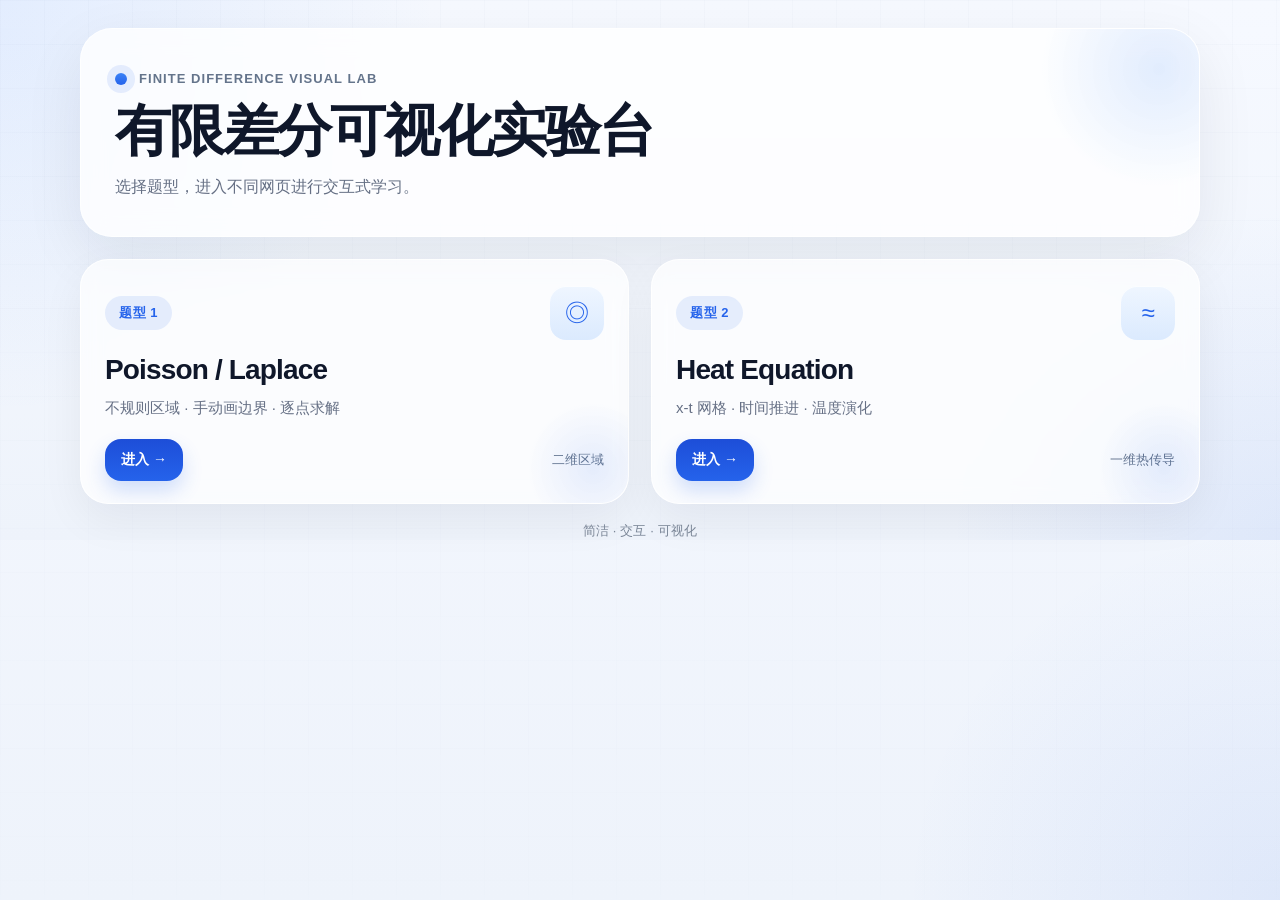
<file: index.html>
<!DOCTYPE html>
<html lang="zh-CN">
<head>
  <meta charset="UTF-8" />
  <meta name="viewport" content="width=device-width, initial-scale=1.0" />
  <title>有限差分可视化实验台</title>
  <link rel="stylesheet" href="css/style.css" />

  <style>
    :root{
      --bg1:#f6f9ff;
      --bg2:#eef3fb;
      --card:rgba(255,255,255,.78);
      --line:rgba(148,163,184,.18);
      --text:#0f172a;
      --muted:#667085;
      --blue:#2563eb;
      --blue2:#3b82f6;
      --shadow:0 20px 60px rgba(15,23,42,.08);
      --radius-xl:32px;
      --radius-lg:24px;
      --radius-md:18px;
    }

    *{box-sizing:border-box}

    html,body{
      margin:0;
      padding:0;
      min-height:100%;
      font-family:"SF Pro Display","PingFang SC","Microsoft YaHei","Helvetica Neue",Arial,sans-serif;
      color:var(--text);
      background:
        radial-gradient(circle at top left, rgba(59,130,246,.10), transparent 28%),
        radial-gradient(circle at bottom right, rgba(37,99,235,.08), transparent 24%),
        linear-gradient(180deg,var(--bg1),var(--bg2));
    }

    body::before{
      content:"";
      position:fixed;
      inset:0;
      pointer-events:none;
      background:
        linear-gradient(rgba(148,163,184,.08) 1px, transparent 1px),
        linear-gradient(90deg, rgba(148,163,184,.08) 1px, transparent 1px);
      background-size:44px 44px;
      mask-image:linear-gradient(to bottom, rgba(0,0,0,.45), rgba(0,0,0,.12));
      z-index:0;
    }

    .page{
      position:relative;
      z-index:1;
      width:min(1120px, calc(100% - 32px));
      margin:28px auto 42px;
    }

    .hero{
      position:relative;
      overflow:hidden;
      padding:42px 34px 34px;
      border-radius:var(--radius-xl);
      background:var(--card);
      border:1px solid rgba(255,255,255,.75);
      box-shadow:var(--shadow);
      backdrop-filter:blur(12px);
      animation:fadeUp .8s ease both;
    }

    .hero::after{
      content:"";
      position:absolute;
      right:-80px;
      top:-80px;
      width:240px;
      height:240px;
      border-radius:50%;
      background:radial-gradient(circle, rgba(59,130,246,.14), transparent 70%);
      pointer-events:none;
      animation:floatSoft 6s ease-in-out infinite;
    }

    .hero-top{
      display:flex;
      align-items:center;
      gap:12px;
      margin-bottom:16px;
    }

    .dot{
      width:12px;
      height:12px;
      border-radius:50%;
      background:linear-gradient(180deg,var(--blue2),var(--blue));
      box-shadow:0 0 0 8px rgba(37,99,235,.10);
      flex:0 0 auto;
    }

    .mini{
      font-size:13px;
      font-weight:700;
      letter-spacing:.08em;
      color:#64748b;
      text-transform:uppercase;
    }

    .hero h1{
      margin:0;
      font-size:clamp(34px,5vw,56px);
      line-height:1.05;
      letter-spacing:-.04em;
      font-weight:800;
    }

    .hero p{
      margin:12px 0 0;
      font-size:16px;
      line-height:1.8;
      color:var(--muted);
      max-width:760px;
    }

    .entry-grid{
      display:grid;
      grid-template-columns:repeat(2,minmax(0,1fr));
      gap:22px;
      margin-top:22px;
    }

    .entry{
      position:relative;
      overflow:hidden;
      text-decoration:none;
      color:inherit;
      padding:26px 24px 22px;
      border-radius:28px;
      background:rgba(255,255,255,.72);
      border:1px solid rgba(255,255,255,.85);
      box-shadow:0 16px 44px rgba(15,23,42,.06);
      backdrop-filter:blur(10px);
      transition:transform .28s ease, box-shadow .28s ease, border-color .28s ease;
      animation:fadeUp .9s ease both;
    }

    .entry:nth-child(2){
      animation-delay:.08s;
    }

    .entry:hover{
      transform:translateY(-6px);
      box-shadow:0 22px 56px rgba(15,23,42,.10);
      border-color:rgba(37,99,235,.18);
    }

    .entry::before{
      content:"";
      position:absolute;
      right:-30px;
      bottom:-30px;
      width:130px;
      height:130px;
      border-radius:50%;
      background:radial-gradient(circle, rgba(37,99,235,.10), transparent 72%);
      transition:transform .4s ease;
    }

    .entry:hover::before{
      transform:scale(1.1);
    }

    .entry-head{
      display:flex;
      align-items:center;
      justify-content:space-between;
      gap:12px;
      margin-bottom:14px;
    }

    .badge{
      display:inline-flex;
      align-items:center;
      justify-content:center;
      height:34px;
      padding:0 14px;
      border-radius:999px;
      background:rgba(37,99,235,.10);
      color:var(--blue);
      font-size:13px;
      font-weight:800;
      letter-spacing:.04em;
    }

    .icon{
      width:54px;
      height:54px;
      border-radius:16px;
      display:flex;
      align-items:center;
      justify-content:center;
      font-size:24px;
      color:var(--blue);
      background:linear-gradient(180deg,#eff6ff,#dbeafe);
      box-shadow:inset 0 1px 0 rgba(255,255,255,.8);
      animation:floatSoft 5s ease-in-out infinite;
    }

    .entry h2{
      margin:0 0 8px;
      font-size:28px;
      line-height:1.15;
      letter-spacing:-.03em;
      font-weight:800;
    }

    .entry p{
      margin:0;
      font-size:15px;
      line-height:1.8;
      color:var(--muted);
      max-width:92%;
    }

    .entry-foot{
      margin-top:18px;
      display:flex;
      align-items:center;
      justify-content:space-between;
      gap:12px;
    }

    .go{
      display:inline-flex;
      align-items:center;
      gap:8px;
      padding:12px 16px;
      border-radius:16px;
      background:linear-gradient(180deg,#1d4ed8,#2563eb);
      color:#fff;
      font-size:14px;
      font-weight:700;
      box-shadow:0 10px 20px rgba(37,99,235,.20);
    }

    .simple-note{
      font-size:13px;
      color:#64748b;
    }

    .footer-note{
      margin-top:18px;
      text-align:center;
      color:#7b8798;
      font-size:13px;
      letter-spacing:.01em;
      animation:fadeIn 1.2s ease both;
    }

    @keyframes fadeUp{
      from{
        opacity:0;
        transform:translateY(16px);
      }
      to{
        opacity:1;
        transform:translateY(0);
      }
    }

    @keyframes fadeIn{
      from{opacity:0}
      to{opacity:1}
    }

    @keyframes floatSoft{
      0%,100%{transform:translateY(0)}
      50%{transform:translateY(-6px)}
    }

    @media (max-width: 860px){
      .entry-grid{
        grid-template-columns:1fr;
      }
    }

    @media (max-width: 640px){
      .page{
        width:min(100% - 18px, 1120px);
        margin:18px auto 28px;
      }

      .hero{
        padding:28px 20px 24px;
        border-radius:24px;
      }

      .entry{
        padding:22px 18px 18px;
        border-radius:22px;
      }

      .entry h2{
        font-size:24px;
      }

      .hero p,
      .entry p{
        font-size:14px;
      }

      .entry-foot{
        flex-direction:column;
        align-items:flex-start;
      }
    }
  </style>
</head>
<body>
  <div class="page">
    <section class="hero">
      <div class="hero-top">
        <span class="dot"></span>
        <span class="mini">Finite Difference Visual Lab</span>
      </div>

      <h1>有限差分可视化实验台</h1>
      <p>选择题型，进入不同网页进行交互式学习。</p>
    </section>

    <main class="entry-grid">
      <a class="entry" href="type1.html">
        <div class="entry-head">
          <span class="badge">题型 1</span>
          <span class="icon">◎</span>
        </div>

        <h2>Poisson / Laplace</h2>
        <p>不规则区域 · 手动画边界 · 逐点求解</p>

        <div class="entry-foot">
          <span class="go">进入 →</span>
          <span class="simple-note">二维区域</span>
        </div>
      </a>

      <a class="entry" href="type2.html">
        <div class="entry-head">
          <span class="badge">题型 2</span>
          <span class="icon">≈</span>
        </div>

        <h2>Heat Equation</h2>
        <p>x-t 网格 · 时间推进 · 温度演化</p>

        <div class="entry-foot">
          <span class="go">进入 →</span>
          <span class="simple-note">一维热传导</span>
        </div>
      </a>
    </main>

    <div class="footer-note">
      简洁 · 交互 · 可视化
    </div>
  </div>
</body>
</html>
</file>
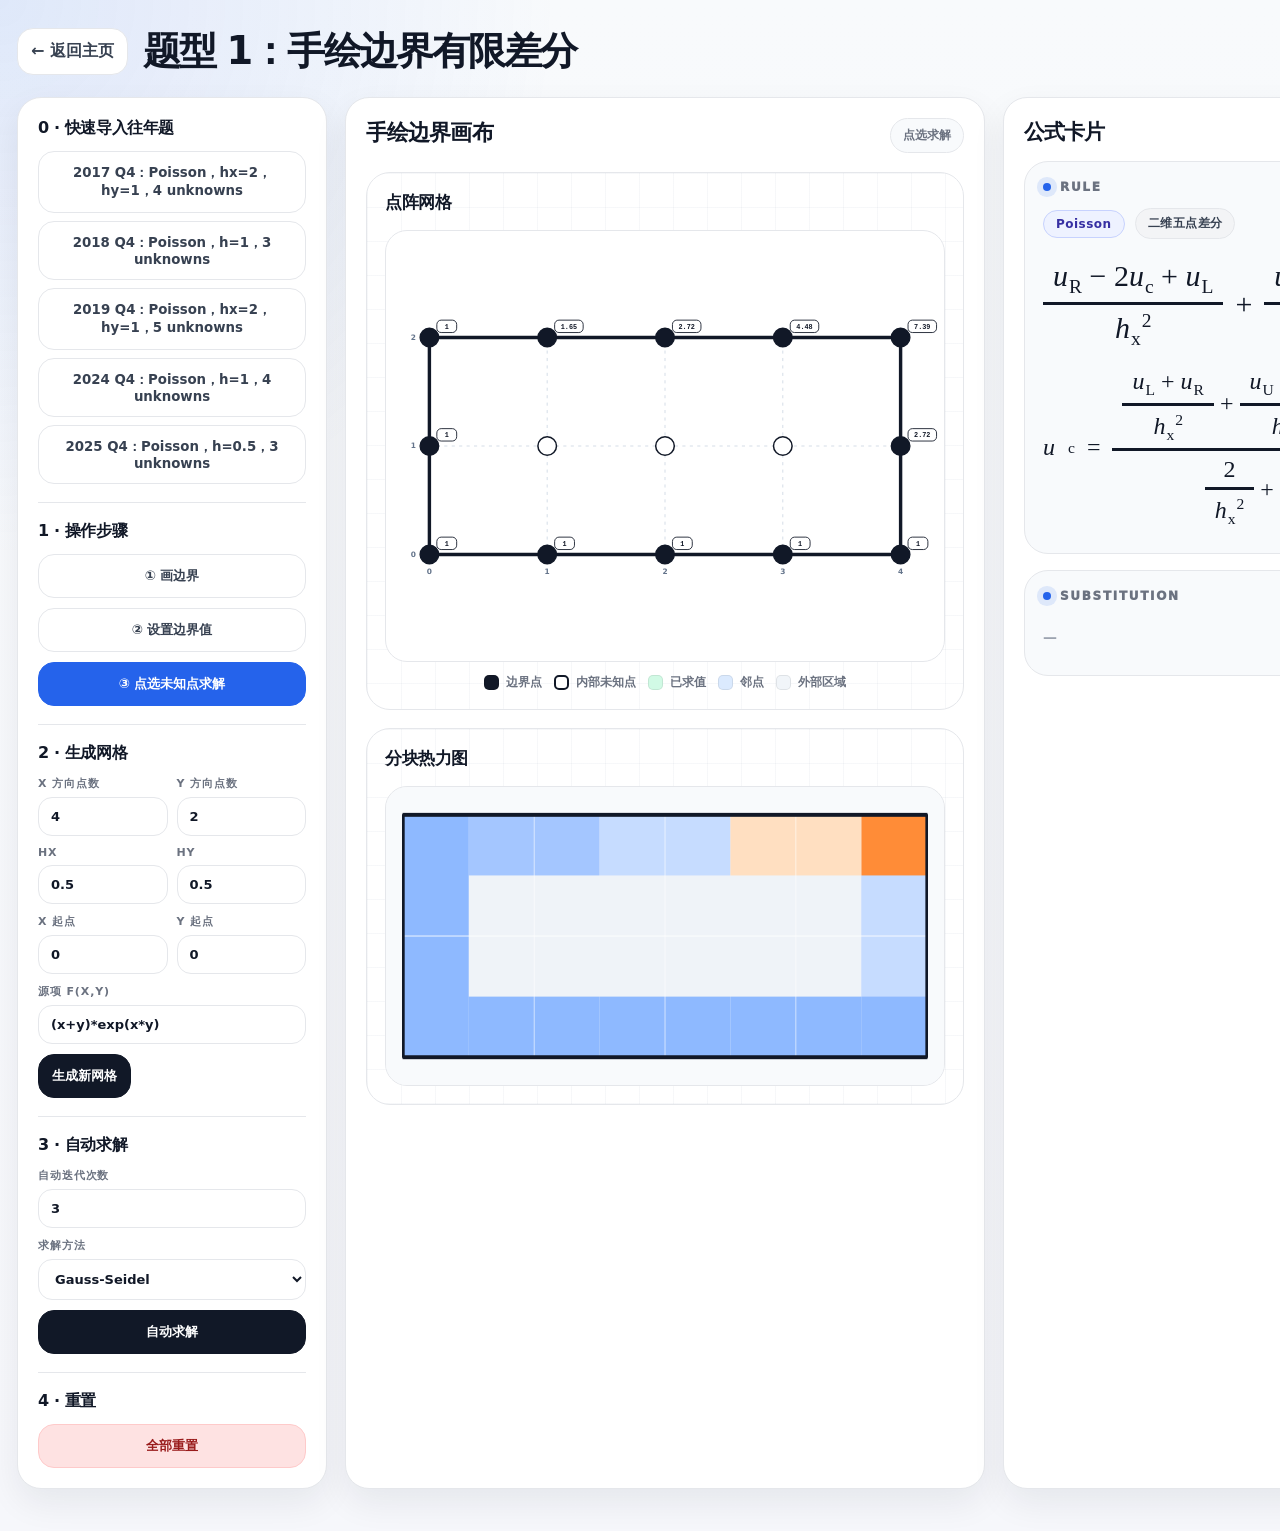
<file: type1.html>
<!DOCTYPE html>
<html lang="zh-CN">
<head>
  <meta charset="UTF-8" />
  <meta name="viewport" content="width=device-width,initial-scale=1.0" />
  <title>题型1 手绘边界有限差分</title>
  <link rel="stylesheet" href="css/style.css" />

  <style>
    .preset-row {
      display: grid;
      grid-template-columns: 1fr;
      gap: 8px;
    }

    .preset-btn {
      width: 100%;
      justify-content: flex-start;
    }

    .eq-chip.warn {
      background: #fef3c7;
      color: #92400e;
    }

    .formal-eq {
      display: flex;
      flex-direction: column;
      gap: 18px;
      padding: 8px 0;
      overflow-x: auto;
    }

    .formal-line {
      display: flex;
      align-items: center;
      gap: 12px;
      font-family: "Times New Roman", serif;
      font-size: 30px;
      line-height: 1.35;
      white-space: nowrap;
    }

    .formal-line.small {
      font-size: 24px;
    }

    .frac {
      display: inline-flex;
      flex-direction: column;
      align-items: center;
      vertical-align: middle;
      line-height: 1.1;
      min-width: max-content;
    }

    .frac .top {
      display: block;
      padding: 0 10px 5px;
      border-bottom: 3px solid #111827;
    }

    .frac .bottom {
      display: block;
      padding: 5px 10px 0;
    }

    .sub {
      font-size: 0.65em;
      vertical-align: sub;
      margin-left: 1px;
    }

    .sup {
      font-size: 0.65em;
      vertical-align: super;
      margin-left: 1px;
    }

    .math-i {
      font-style: italic;
    }

    .eq-right .frac {
      font-size: 22px;
    }

    .eq-right {
      overflow-x: auto;
    }
  </style>
</head>

<body>
  <div class="app">
    <header class="topbar">
      <a class="btn" href="index.html" style="text-decoration:none">← 返回主页</a>
      <div>
        <h1>题型 1：手绘边界有限差分</h1>
      </div>
    </header>

    <section>
      <div class="layout">
        <aside class="card panel">
          <div class="control-group">
            <h3>0 · 快速导入往年题</h3>

            <div class="preset-row">
              <button class="btn preset-btn" data-preset="p2017">2017 Q4：Poisson，hx=2，hy=1，4 unknowns</button>
              <button class="btn preset-btn" data-preset="p2018">2018 Q4：Poisson，h=1，3 unknowns</button>
              <button class="btn preset-btn" data-preset="p2019">2019 Q4：Poisson，hx=2，hy=1，5 unknowns</button>
              <button class="btn preset-btn" data-preset="p2024">2024 Q4：Poisson，h=1，4 unknowns</button>
              <button class="btn preset-btn" data-preset="p2025">2025 Q4：Poisson，h=0.5，3 unknowns</button>
            </div>
          </div>

          <div class="control-group">
            <h3>1 · 操作步骤</h3>

            <div class="segmented">
              <button class="btn mode-btn" data-mode="draw">① 画边界</button>
              <button class="btn mode-btn" data-mode="set">② 设置边界值</button>
              <button class="btn mode-btn active" data-mode="solve">③ 点选未知点求解</button>
            </div>
          </div>

          <div class="control-group">
            <h3>2 · 生成网格</h3>

            <div class="field-row">
              <div>
                <label>x 方向点数</label>
                <input id="nx" type="number" min="3" max="12" value="4" />
              </div>

              <div>
                <label>y 方向点数</label>
                <input id="ny" type="number" min="2" max="12" value="2" />
              </div>
            </div>

            <div class="field-row">
              <div>
                <label>hx</label>
                <input id="hx" type="number" step="0.1" value="0.5" />
              </div>

              <div>
                <label>hy</label>
                <input id="hy" type="number" step="0.1" value="0.5" />
              </div>
            </div>

            <div class="field-row">
              <div>
                <label>x 起点</label>
                <input id="xOrigin" type="number" step="0.5" value="0" />
              </div>

              <div>
                <label>y 起点</label>
                <input id="yOrigin" type="number" step="0.5" value="0" />
              </div>
            </div>

            <div class="field-row one">
              <div>
                <label>源项 f(x,y)</label>
                <input id="source" value="(x+y)*exp(x*y)" />
              </div>
            </div>

            <button class="btn dark" id="newGrid">生成新网格</button>
          </div>

          <div class="control-group">
            <h3>3 · 自动求解</h3>

            <div class="field-row one">
              <div>
                <label>自动迭代次数</label>
                <input id="iterations" type="number" min="1" value="3" />
              </div>
            </div>

            <div class="field-row one">
              <div>
                <label>求解方法</label>
                <select id="method">
                  <option value="gauss">Gauss-Seidel</option>
                  <option value="jacobi">Jacobi</option>
                  <option value="sor">SOR</option>
                </select>
              </div>
            </div>

            <div class="field-row one" id="omegaWrap" style="display:none">
              <div>
                <label>SOR 松弛因子 ω</label>
                <input id="omega" type="number" min="0.1" max="1.95" step="0.05" value="1.2" />
              </div>
            </div>

            <div class="segmented">
              <button class="btn dark" id="autoSolve">自动求解</button>
            </div>
          </div>

          <div class="control-group">
            <h3>4 · 重置</h3>

            <div class="segmented">
              <button class="btn warn" id="resetAll">全部重置</button>
            </div>
          </div>
        </aside>

        <main class="card main-canvas">
          <div class="canvas-header">
            <div>
              <h3>手绘边界画布</h3>
              <div class="subtitle" id="canvasTip"></div>
            </div>

            <div class="hint" id="modeHint">点选求解</div>
          </div>

          <div class="visual-stack">
            <div class="sub-card">
              <div class="sub-card-title">
                <div>
                  <h4>点阵网格</h4>
                </div>
              </div>

              <div class="grid-canvas-wrap">
                <svg id="gridSvg" viewBox="0 0 900 460"></svg>
              </div>

              <div class="legend">
                <div class="legend-item"><span class="swatch" style="background:#111827"></span> 边界点</div>
                <div class="legend-item"><span class="swatch" style="background:#fff;border:2px solid #111827"></span> 内部未知点</div>
                <div class="legend-item"><span class="swatch" style="background:#d1fae5"></span> 已求值</div>
                <div class="legend-item"><span class="swatch" style="background:#dbeafe"></span> 邻点</div>
                <div class="legend-item"><span class="swatch" style="background:#f1f5f9"></span> 外部区域</div>
              </div>
            </div>

            <div class="sub-card">
              <div class="sub-card-title">
                <div>
                  <h4>分块热力图</h4>
                </div>
              </div>

              <div class="heat-map">
                <canvas id="heatCanvas" width="900" height="300"></canvas>
              </div>
            </div>
          </div>
        </main>

        <aside class="card formula-card">
          <h3>公式卡片</h3>

          <div class="pretty-box">
            <div class="pretty-label">Rule</div>
            <div id="ruleBox"></div>
          </div>

          <div class="pretty-box">
            <div class="pretty-label">Substitution</div>
            <div id="subBox"></div>
          </div>
        </aside>
      </div>
    </section>
  </div>

  <script>
    const $ = s => document.querySelector(s);
    const $$ = s => Array.from(document.querySelectorAll(s));

    const state = {
      nx: 5,
      ny: 4,
      hx: 1,
      hy: 1,
      xOrigin: 0,
      yOrigin: 0,
      mode: "solve",
      vertices: [],
      closed: false,
      boundarySet: new Set(),
      activeSet: new Set(),
      interiorSet: new Set(),
      outsideSet: new Set(),
      values: new Map(),
      solvedSet: new Set(),
      selected: null,
      neighbors: [],
      lastCalc: null
    };

    const svg = $("#gridSvg");
    const canvas = $("#heatCanvas");
    const ctx = canvas.getContext("2d");

    const key = (i, j) => `${i},${j}`;
    const parseKey = k => k.split(",").map(Number);
    const clamp = (v, a, b) => Math.max(a, Math.min(b, v));

    function fmt(n, d = 4) {
      if (n == null || Number.isNaN(n) || !Number.isFinite(n)) return "?";
      return Number(n).toFixed(d).replace(/\.?0+$/, "");
    }

    function compileExpr(expr, names) {
      const safe = String(expr || "0")
        .replace(/\bpi\b/gi, "Math.PI")
        .replace(/\be\b/g, "Math.E")
        .replace(/\bsin\b/g, "Math.sin")
        .replace(/\bcos\b/g, "Math.cos")
        .replace(/\btan\b/g, "Math.tan")
        .replace(/\bexp\b/g, "Math.exp")
        .replace(/\blog\b/g, "Math.log")
        .replace(/\bsqrt\b/g, "Math.sqrt")
        .replace(/\babs\b/g, "Math.abs")
        .replace(/\bpow\b/g, "Math.pow")
        .replace(/\^/g, "**");

      try {
        return new Function(...names, `"use strict"; return (${safe});`);
      } catch {
        return () => 0;
      }
    }

    function evalExpr(expr, vars) {
      try {
        const fn = compileExpr(expr, Object.keys(vars));
        const v = fn(...Object.values(vars));
        return Number.isFinite(v) ? Number(v) : 0;
      } catch {
        return 0;
      }
    }

    function px(i) {
      const p = 70;
      const w = 900 - p * 2;
      return p + (i / state.nx) * w;
    }

    function py(j) {
      const p = 55;
      const h = 460 - p * 2;
      return 460 - p - (j / state.ny) * h;
    }

    function coord(i, j) {
      return {
        x: state.xOrigin + i * state.hx,
        y: state.yOrigin + j * state.hy
      };
    }

    function updateMethodUI() {
      $("#omegaWrap").style.display = $("#method").value === "sor" ? "grid" : "none";
    }

    function getMethodName() {
      const v = $("#method").value;
      if (v === "jacobi") return "Jacobi";
      if (v === "sor") return "SOR";
      return "Gauss-Seidel";
    }

    function updateStepText() {
      const m = state.mode;

      if (m === "draw") {
        $("#modeHint").textContent = "画边界";
        $("#canvasTip").textContent = "";
      }

      if (m === "set") {
        $("#modeHint").textContent = "设置边界值";
        $("#canvasTip").textContent = "";
      }

      if (m === "solve") {
        $("#modeHint").textContent = "点选求解";
        $("#canvasTip").textContent = "";
      }
    }

    function setMode(mode) {
      state.mode = mode;
      $$(".mode-btn").forEach(b => b.classList.toggle("active", b.dataset.mode === mode));
      updateStepText();
      render();
    }

    function pointInPolygon(x, y, poly) {
      let inside = false;

      for (let i = 0, j = poly.length - 1; i < poly.length; j = i++) {
        const xi = poly[i].i;
        const yi = poly[i].j;
        const xj = poly[j].i;
        const yj = poly[j].j;

        const hit =
          (yi > y) !== (yj > y) &&
          x < ((xj - xi) * (y - yi)) / ((yj - yi) || 1e-12) + xi;

        if (hit) inside = !inside;
      }

      return inside;
    }

    function rebuildSets() {
      state.boundarySet.clear();
      state.activeSet.clear();
      state.interiorSet.clear();
      state.outsideSet.clear();

      function add(i, j) {
        const k = key(i, j);
        state.boundarySet.add(k);
        state.activeSet.add(k);
      }

      for (const v of state.vertices) add(v.i, v.j);

      if (state.vertices.length >= 2) {
        const seg = [];

        for (let a = 0; a < state.vertices.length - 1; a++) {
          seg.push([state.vertices[a], state.vertices[a + 1]]);
        }

        if (state.closed) {
          seg.push([state.vertices[state.vertices.length - 1], state.vertices[0]]);
        }

        for (const [p0, p1] of seg) {
          if (p0.i === p1.i) {
            for (let j = Math.min(p0.j, p1.j); j <= Math.max(p0.j, p1.j); j++) {
              add(p0.i, j);
            }
          } else if (p0.j === p1.j) {
            for (let i = Math.min(p0.i, p1.i); i <= Math.max(p0.i, p1.i); i++) {
              add(i, p0.j);
            }
          } else {
            add(p0.i, p0.j);
            add(p1.i, p1.j);
          }
        }
      }

      if (!state.closed) {
        for (let j = 0; j <= state.ny; j++) {
          for (let i = 0; i <= state.nx; i++) {
            const k = key(i, j);
            if (!state.boundarySet.has(k)) state.outsideSet.add(k);
          }
        }

        return;
      }

      for (let j = 0; j <= state.ny; j++) {
        for (let i = 0; i <= state.nx; i++) {
          const k = key(i, j);

          if (state.boundarySet.has(k)) continue;

          if (pointInPolygon(i, j, state.vertices)) {
            state.interiorSet.add(k);
            state.activeSet.add(k);

            if (!state.values.has(k)) state.values.set(k, 0);
          } else {
            state.outsideSet.add(k);
          }
        }
      }
    }

    function handlePointClick(i, j) {
      if (state.mode === "draw") handleDrawClick(i, j);
      if (state.mode === "set") handleSetClick(i, j);
      if (state.mode === "solve") handleSolveClick(i, j);
    }

    function handleDrawClick(i, j) {
      if (state.closed) return;

      if (state.vertices.length >= 3) {
        const f = state.vertices[0];

        if (f.i === i && f.j === j) {
          state.closed = true;
          rebuildSets();
          render();
          return;
        }
      }

      const last = state.vertices[state.vertices.length - 1];

      if (last && last.i === i && last.j === j) return;

      state.vertices.push({ i, j });
      rebuildSets();
      render();
    }

    function handleSetClick(i, j) {
      const k = key(i, j);

      if (!state.boundarySet.has(k)) return;

      const old = state.values.has(k) ? state.values.get(k) : "";
      const input = prompt(`请输入边界点 (${i}, ${j}) 的边界值`, old);

      if (input === null) return;

      const value = evalExpr(input, coord(i, j));

      state.values.set(k, value);
      state.solvedSet.add(k);
      state.selected = { i, j };
      state.neighbors = [];
      state.lastCalc = {
        type: "boundary",
        i,
        j,
        ...coord(i, j),
        value
      };

      render();
    }

    function handleSolveClick(i, j) {
      const k = key(i, j);

      if (!state.interiorSet.has(k)) return;

      calculateInteriorPoint(i, j, true);
      render();
    }

    function nearestBoundaryValue(i, j) {
      let best = null;
      let bestD = Infinity;

      for (const k of state.boundarySet) {
        if (!state.values.has(k)) continue;

        const [bi, bj] = parseKey(k);
        const d = (bi - i) ** 2 + (bj - j) ** 2;

        if (d < bestD) {
          bestD = d;
          best = state.values.get(k);
        }
      }

      return best === null ? 0 : best;
    }

    function getNeighborValue(i, j) {
      const k = key(i, j);
      return state.values.has(k) ? state.values.get(k) : nearestBoundaryValue(i, j);
    }

    function getNeighborInfo(i, j) {
      return [
        { name: "左", i: i - 1, j },
        { name: "右", i: i + 1, j },
        { name: "上", i, j: j + 1 },
        { name: "下", i, j: j - 1 }
      ].map(d => {
        const k = key(d.i, d.j);

        return {
          ...d,
          value: state.values.has(k) ? state.values.get(k) : nearestBoundaryValue(d.i, d.j)
        };
      });
    }

    function pointFormula(i, j, fromMap = null) {
      const { x, y } = coord(i, j);
      const fVal = evalExpr($("#source").value, { x, y });

      const hx = state.hx || 1;
      const hy = state.hy || 1;
      const ax = 1 / (hx * hx);
      const ay = 1 / (hy * hy);
      const den = 2 * ax + 2 * ay;

      function valAt(a, b) {
        const kk = key(a, b);

        if (fromMap && fromMap.has(kk)) return fromMap.get(kk);

        return getNeighborValue(a, b);
      }

      const L = valAt(i - 1, j);
      const R = valAt(i + 1, j);
      const U = valAt(i, j + 1);
      const D = valAt(i, j - 1);
      const numerator = ax * (L + R) + ay * (U + D) - fVal;
      const value = numerator / den;

      return {
        x,
        y,
        fVal,
        hx,
        hy,
        ax,
        ay,
        den,
        numerator,
        L,
        R,
        U,
        D,
        value
      };
    }

    function calculateInteriorPoint(i, j, mark = false) {
      const k = key(i, j);
      const c = pointFormula(i, j);

      state.values.set(k, c.value);
      state.solvedSet.add(k);

      if (mark) {
        state.selected = { i, j };
        state.neighbors = getNeighborInfo(i, j).map(a => ({ i: a.i, j: a.j }));
        state.lastCalc = {
          type: "interior",
          method: "单点代入",
          i,
          j,
          ...c
        };
      }

      return c.value;
    }

    function jacobiStep() {
      const old = new Map(state.values);
      const neu = new Map(state.values);

      for (const k of state.interiorSet) {
        const [i, j] = parseKey(k);
        const c = pointFormula(i, j, old);

        neu.set(k, c.value);
        state.solvedSet.add(k);
      }

      state.values = neu;
    }

    function gaussStep() {
      for (const k of state.interiorSet) {
        const [i, j] = parseKey(k);
        const c = pointFormula(i, j);

        state.values.set(k, c.value);
        state.solvedSet.add(k);
      }
    }

    function sorStep(w) {
      for (const k of state.interiorSet) {
        const [i, j] = parseKey(k);
        const old = state.values.get(k) || 0;
        const c = pointFormula(i, j);

        state.values.set(k, old + w * (c.value - old));
        state.solvedSet.add(k);
      }
    }

    function autoSolve() {
      const n = Math.max(1, +$("#iterations").value || 60);
      const m = $("#method").value;
      const w = +$("#omega").value || 1.2;

      for (let s = 0; s < n; s++) {
        if (m === "jacobi") jacobiStep();
        else if (m === "sor") sorStep(w);
        else gaussStep();
      }

      const first = Array.from(state.interiorSet)[0];

      if (first) {
        const [i, j] = parseKey(first);

        calculateInteriorPoint(i, j, true);
        state.lastCalc.method = getMethodName();
      }

      render();
    }

    function newGrid() {
      state.nx = clamp(+$("#nx").value || 5, 3, 12);
      state.ny = clamp(+$("#ny").value || 4, 2, 12);
      state.hx = +$("#hx").value || 1;
      state.hy = +$("#hy").value || 1;
      state.xOrigin = +$("#xOrigin").value || 0;
      state.yOrigin = +$("#yOrigin").value || 0;

      state.vertices = [];
      state.closed = false;
      state.boundarySet.clear();
      state.activeSet.clear();
      state.interiorSet.clear();
      state.outsideSet.clear();
      state.values.clear();
      state.solvedSet.clear();
      state.selected = null;
      state.neighbors = [];
      state.lastCalc = null;

      rebuildSets();
      setMode("draw");
      render();
    }

    function resetAll() {
      newGrid();
    }

    function render() {
      renderGrid();
      renderHeatMap();
      renderFormula();
    }

    function addSvgText(x, y, text, o = {}) {
      const t = document.createElementNS("http://www.w3.org/2000/svg", "text");

      t.setAttribute("x", x);
      t.setAttribute("y", y);
      t.setAttribute("text-anchor", o.anchor || "middle");
      t.setAttribute("fill", o.fill || "#111827");
      t.setAttribute("font-size", o.size || "12");
      t.setAttribute("font-weight", o.weight || "900");
      t.textContent = text;

      svg.appendChild(t);
    }

    function addBoundaryValueLabel(i, j, value) {
      const label = fmt(value, 2);
      const width = Math.max(32, label.length * 8 + 14);
      const height = 20;

      let x = clamp(px(i) + 12, 4, 900 - width - 4);
      let y = clamp(py(j) - 28, 4, 460 - height - 4);

      const g = document.createElementNS("http://www.w3.org/2000/svg", "g");
      g.setAttribute("class", "boundary-value-label");

      const r = document.createElementNS("http://www.w3.org/2000/svg", "rect");
      r.setAttribute("x", x);
      r.setAttribute("y", y);
      r.setAttribute("width", width);
      r.setAttribute("height", height);

      const t = document.createElementNS("http://www.w3.org/2000/svg", "text");
      t.setAttribute("x", x + width / 2);
      t.setAttribute("y", y + 14);
      t.setAttribute("text-anchor", "middle");
      t.textContent = label;

      g.appendChild(r);
      g.appendChild(t);
      svg.appendChild(g);
    }

    function renderGrid() {
      svg.innerHTML = "";

      for (let i = 0; i <= state.nx; i++) {
        const l = document.createElementNS("http://www.w3.org/2000/svg", "line");

        l.setAttribute("x1", px(i));
        l.setAttribute("y1", py(0));
        l.setAttribute("x2", px(i));
        l.setAttribute("y2", py(state.ny));
        l.setAttribute("class", i === 0 ? "axis-line" : "grid-line");

        svg.appendChild(l);
      }

      for (let j = 0; j <= state.ny; j++) {
        const l = document.createElementNS("http://www.w3.org/2000/svg", "line");

        l.setAttribute("x1", px(0));
        l.setAttribute("y1", py(j));
        l.setAttribute("x2", px(state.nx));
        l.setAttribute("y2", py(j));
        l.setAttribute("class", j === 0 ? "axis-line" : "grid-line");

        svg.appendChild(l);
      }

      for (let i = 0; i <= state.nx; i++) {
        addSvgText(px(i), py(0) + 31, i, { fill: "#64748b" });
      }

      for (let j = 0; j <= state.ny; j++) {
        addSvgText(px(0) - 26, py(j) + 4, j, { fill: "#64748b" });
      }

      if (state.selected && state.neighbors.length) {
        for (const nb of state.neighbors) {
          const l = document.createElementNS("http://www.w3.org/2000/svg", "line");

          l.setAttribute("x1", px(state.selected.i));
          l.setAttribute("y1", py(state.selected.j));
          l.setAttribute("x2", px(nb.i));
          l.setAttribute("y2", py(nb.j));
          l.setAttribute("class", "dependency-line");

          svg.appendChild(l);
        }
      }

      if (state.vertices.length >= 2) {
        const pts = state.vertices.map(v => `${px(v.i)},${py(v.j)}`).join(" ");
        const poly = document.createElementNS(
          "http://www.w3.org/2000/svg",
          state.closed ? "polygon" : "polyline"
        );

        poly.setAttribute("points", pts);
        poly.setAttribute("class", state.closed ? "boundary-line" : "preview-line");

        svg.appendChild(poly);
      }

      for (let j = 0; j <= state.ny; j++) {
        for (let i = 0; i <= state.nx; i++) {
          const k = key(i, j);
          const g = document.createElementNS("http://www.w3.org/2000/svg", "g");

          let cls = "candidate";

          if (state.closed) {
            if (state.boundarySet.has(k)) cls = "boundary";
            else if (state.interiorSet.has(k)) cls = state.solvedSet.has(k) ? "solved" : "interior";
            else cls = "outside";
          } else {
            cls = state.boundarySet.has(k) ? "vertex" : "candidate";
          }

          if (state.selected && state.selected.i === i && state.selected.j === j) {
            cls += " selected";
          } else if (state.neighbors.some(n => n.i === i && n.j === j)) {
            cls += " neighbor";
          }

          g.setAttribute("class", "node " + cls);

          const c = document.createElementNS("http://www.w3.org/2000/svg", "circle");
          c.setAttribute("cx", px(i));
          c.setAttribute("cy", py(j));
          c.setAttribute("r", state.closed ? 15 : 10);

          const t = document.createElementNS("http://www.w3.org/2000/svg", "text");
          t.setAttribute("x", px(i));
          t.setAttribute("y", py(j) + 4);
          t.setAttribute("text-anchor", "middle");

          if (state.interiorSet.has(k) && state.solvedSet.has(k)) {
            t.textContent = fmt(state.values.get(k), 1);
          }

          g.appendChild(c);
          g.appendChild(t);
          g.addEventListener("click", () => handlePointClick(i, j));

          svg.appendChild(g);
        }
      }

      for (const k of state.boundarySet) {
        if (state.values.has(k)) {
          const [i, j] = parseKey(k);
          addBoundaryValueLabel(i, j, state.values.get(k));
        }
      }
    }

    function colorForValue(v, min, max) {
      if (!Number.isFinite(v)) return [226, 232, 240];

      if (Math.abs(max - min) < 1e-12) return [248, 250, 252];

      const mid = (max + min) / 2;
      const scale = Math.max(Math.abs(max - mid), Math.abs(min - mid)) || 1;
      const z = clamp((v - mid) / scale, -1, 1);

      if (z > 0) {
        return [255, Math.round(245 - 105 * z), Math.round(230 - 175 * z)];
      }

      if (z < 0) {
        return [Math.round(230 + 120 * z), Math.round(240 + 75 * z), 255];
      }

      return [248, 250, 252];
    }

    function renderHeatMap() {
      const W = canvas.width;
      const H = canvas.height;

      ctx.clearRect(0, 0, W, H);
      ctx.fillStyle = "#f8fafc";
      ctx.fillRect(0, 0, W, H);

      const vals = Array.from(state.values.values()).filter(Number.isFinite);
      const min = vals.length ? Math.min(...vals) : 0;
      const max = vals.length ? Math.max(...vals) : 1;
      const pad = 28;
      const cw = (W - pad * 2) / state.nx;
      const ch = (H - pad * 2) / state.ny;
      const cx = i => pad + i * cw;
      const cy = j => H - pad - j * ch;

      for (let j = 0; j < state.ny; j++) {
        for (let i = 0; i < state.nx; i++) {
          ctx.fillStyle = "rgba(226,232,240,.42)";
          ctx.fillRect(cx(i), cy(j + 1), cw, ch);
        }
      }

      for (const k of state.activeSet) {
        const [i, j] = parseKey(k);

        const ok =
          (state.boundarySet.has(k) && state.values.has(k)) ||
          (state.interiorSet.has(k) && state.solvedSet.has(k));

        if (!ok) continue;

        const [r, g, b] = colorForValue(state.values.get(k), min, max);
        const x0 = cx(Math.max(0, i - 0.5));
        const y0 = cy(Math.min(state.ny, j + 0.5));
        const x1 = cx(Math.min(state.nx, i + 0.5));
        const y1 = cy(Math.max(0, j - 0.5));

        ctx.fillStyle = `rgb(${r},${g},${b})`;
        ctx.fillRect(x0, y0, x1 - x0, y1 - y0);
      }

      ctx.save();
      ctx.strokeStyle = "rgba(255,255,255,.86)";
      ctx.lineWidth = 1;

      for (let i = 0; i <= state.nx; i++) {
        ctx.beginPath();
        ctx.moveTo(cx(i), pad);
        ctx.lineTo(cx(i), H - pad);
        ctx.stroke();
      }

      for (let j = 0; j <= state.ny; j++) {
        ctx.beginPath();
        ctx.moveTo(pad, cy(j));
        ctx.lineTo(W - pad, cy(j));
        ctx.stroke();
      }

      ctx.restore();

      if (state.vertices.length >= 2) {
        ctx.save();
        ctx.strokeStyle = "#111827";
        ctx.lineWidth = 4;
        ctx.lineJoin = "round";
        ctx.lineCap = "round";
        ctx.beginPath();

        state.vertices.forEach((v, idx) => {
          const x = cx(v.i);
          const y = cy(v.j);

          if (idx === 0) ctx.moveTo(x, y);
          else ctx.lineTo(x, y);
        });

        if (state.closed) ctx.closePath();

        ctx.stroke();
        ctx.restore();
      }
    }

    function mathVar(base, sub = "") {
      if (!sub) return `<span class="math-i">${base}</span>`;
      return `<span class="math-i">${base}</span><span class="sub">${sub}</span>`;
    }

    function sup(text) {
      return `<span class="sup">${text}</span>`;
    }

    function frac(top, bottom) {
      return `
        <span class="frac">
          <span class="top">${top}</span>
          <span class="bottom">${bottom}</span>
        </span>
      `;
    }

    function renderRuleBox() {
      const source = ($("#source").value || "0").trim();
      const lap = source === "0";

      $("#ruleBox").innerHTML = `
        <div class="eq-wrap">
          <div class="eq-head">
            <span class="eq-chip">${lap ? "Laplace" : "Poisson"}</span>
            <span class="eq-chip gray">二维五点差分</span>
          </div>

          <div class="formal-eq">
            <div class="formal-line">
              ${frac(
                `${mathVar("u", "R")} − 2${mathVar("u", "c")} + ${mathVar("u", "L")}`,
                `${mathVar("h", "x")}${sup("2")}`
              )}
              <span>+</span>
              ${frac(
                `${mathVar("u", "U")} − 2${mathVar("u", "c")} + ${mathVar("u", "D")}`,
                `${mathVar("h", "y")}${sup("2")}`
              )}
              <span>=</span>
              <span>${mathVar("f")}(x,y)</span>
            </div>

            <div class="formal-line small">
              ${mathVar("u", "c")}
              <span>=</span>
              ${frac(
                `${frac(`${mathVar("u", "L")} + ${mathVar("u", "R")}`, `${mathVar("h", "x")}${sup("2")}`)}
                +
                ${frac(`${mathVar("u", "U")} + ${mathVar("u", "D")}`, `${mathVar("h", "y")}${sup("2")}`)}
                − ${mathVar("f")}(x,y)`,
                `${frac("2", `${mathVar("h", "x")}${sup("2")}`)}
                +
                ${frac("2", `${mathVar("h", "y")}${sup("2")}`)}`
              )}
            </div>
          </div>
        </div>
      `;
    }

    function renderSubBox() {
      if (!state.lastCalc) {
        $("#subBox").innerHTML = '<div class="empty-sub">—</div>';
        return;
      }

      const c = state.lastCalc;

      if (c.type === "boundary") {
        $("#subBox").innerHTML = `
          <div class="eq-wrap">
            <div class="eq-head">
              <span class="eq-chip gray">边界条件</span>
            </div>

            <div class="equation">
              <div class="equation-steps">
                <div class="eq-row">
                  <div class="eq-left">u(${c.i}, ${c.j})</div>
                  <div class="eq-sign">=</div>
                  <div class="eq-right">${fmt(c.value, 6)}</div>
                </div>
              </div>
            </div>
          </div>
        `;

        return;
      }

      $("#subBox").innerHTML = `
        <div class="eq-wrap">
          <div class="eq-head">
            <span class="eq-chip">${c.method || "单点代入"}</span>
            <span class="eq-chip gray">点 (${c.i}, ${c.j})</span>
          </div>

          <div class="equation">
            <div class="equation-steps">
              <div class="eq-row">
                <div class="eq-left">x,y</div>
                <div class="eq-sign">=</div>
                <div class="eq-right">(${fmt(c.x, 4)}, ${fmt(c.y, 4)})</div>
              </div>

              <div class="eq-row">
                <div class="eq-left">u(${c.i}, ${c.j})</div>
                <div class="eq-sign">=</div>
                <div class="eq-right">
                  ${frac(
                    `${frac(`${fmt(c.L, 4)} + ${fmt(c.R, 4)}`, `${fmt(c.hx, 4)}${sup("2")}`)}
                    +
                    ${frac(`${fmt(c.U, 4)} + ${fmt(c.D, 4)}`, `${fmt(c.hy, 4)}${sup("2")}`)}
                    − ${fmt(c.fVal, 4)}`,
                    `${frac("2", `${fmt(c.hx, 4)}${sup("2")}`)}
                    +
                    ${frac("2", `${fmt(c.hy, 4)}${sup("2")}`)}`
                  )}
                </div>
              </div>

              <div class="eq-row">
                <div class="eq-left"></div>
                <div class="eq-sign">=</div>
                <div class="eq-right">${fmt(c.value, 6)}</div>
              </div>
            </div>
          </div>

          <table class="math-table">
            <tr><td>左邻点</td><td>${fmt(c.L, 6)}</td></tr>
            <tr><td>右邻点</td><td>${fmt(c.R, 6)}</td></tr>
            <tr><td>上邻点</td><td>${fmt(c.U, 6)}</td></tr>
            <tr><td>下邻点</td><td>${fmt(c.D, 6)}</td></tr>
            <tr><td>源项 f</td><td>${fmt(c.fVal, 6)}</td></tr>
            <tr><td>结果</td><td>${fmt(c.value, 6)}</td></tr>
          </table>
        </div>
      `;
    }

    function renderFormula() {
      renderRuleBox();
      renderSubBox();
    }

    function setField(id, val) {
      const el = $("#" + id);
      if (el) el.value = val;
    }

    function markBoundary(i, j, v) {
      const k = key(i, j);

      state.boundarySet.add(k);
      state.activeSet.add(k);
      state.interiorSet.delete(k);
      state.outsideSet.delete(k);
      state.values.set(k, v);
      state.solvedSet.add(k);
    }

    function markSegment(a, b, v) {
      const [i0, j0] = a;
      const [i1, j1] = b;
      const di = Math.sign(i1 - i0);
      const dj = Math.sign(j1 - j0);

      let i = i0;
      let j = j0;

      markBoundary(i, j, v);

      while (i !== i1 || j !== j1) {
        if (i !== i1) i += di;
        if (j !== j1) j += dj;

        markBoundary(i, j, v);
      }
    }

    function clearAndApplyBase(p) {
      setField("nx", p.nx);
      setField("ny", p.ny);
      setField("hx", p.hx);
      setField("hy", p.hy);
      setField("xOrigin", p.xOrigin || 0);
      setField("yOrigin", p.yOrigin || 0);
      setField("source", p.source);
      setField("iterations", p.iterations || 3);
      setField("method", p.method || "gauss");

      updateMethodUI();

      state.nx = p.nx;
      state.ny = p.ny;
      state.hx = p.hx;
      state.hy = p.hy;
      state.xOrigin = p.xOrigin || 0;
      state.yOrigin = p.yOrigin || 0;
      state.vertices = p.vertices.map(([i, j]) => ({ i, j }));
      state.closed = true;
      state.values.clear();
      state.solvedSet.clear();
      state.selected = null;
      state.neighbors = [];
      state.lastCalc = null;

      rebuildSets();
    }

    function fillInteriorGuess(v) {
      for (const k of state.interiorSet) {
        if (!state.values.has(k)) state.values.set(k, v);
      }
    }

    function applyPreset(name) {
      const presets = {
        p2017: {
          nx: 3,
          ny: 4,
          hx: 2,
          hy: 1,
          xOrigin: 0,
          yOrigin: 0,
          source: "x+y",
          iterations: 3,
          method: "gauss",
          guess: 80,
          vertices: [[0,0],[3,0],[3,2],[2,2],[2,4],[0,4]],
          segments: [
            [[0,0],[3,0],100],
            [[3,0],[3,2],80],
            [[3,2],[2,2],80],
            [[2,2],[2,4],80],
            [[2,4],[0,4],60],
            [[0,4],[0,0],90]
          ]
        },

        p2018: {
          nx: 4,
          ny: 4,
          hx: 1,
          hy: 1,
          xOrigin: 0,
          yOrigin: 0,
          source: "10*x*y",
          iterations: 3,
          method: "jacobi",
          guess: 1,
          vertices: [[0,2],[2,4],[4,2],[2,0]],
          segments: [
            [[0,2],[2,4],1],
            [[2,4],[4,2],1],
            [[4,2],[2,0],1],
            [[2,0],[0,2],1]
          ],
          extra: [
            [[1,2],10],
            [[2,1],10]
          ]
        },

        p2019: {
          nx: 6,
          ny: 4,
          hx: 2,
          hy: 1,
          xOrigin: -6,
          yOrigin: -2,
          source: "2*(x^3+y^3)",
          iterations: 3,
          method: "jacobi",
          guess: 20,
          vertices: [[0,1],[0,3],[2,3],[2,4],[4,4],[4,3],[6,3],[6,1],[4,1],[4,0],[2,0],[2,1]],
          segments: [
            [[0,1],[2,1],10],
            [[2,1],[2,0],10],
            [[2,0],[4,0],10],
            [[4,0],[4,1],10],
            [[4,1],[6,1],10],
            [[6,1],[6,3],20],
            [[6,3],[4,3],30],
            [[4,3],[4,4],30],
            [[4,4],[2,4],30],
            [[2,4],[2,3],30],
            [[2,3],[0,3],30],
            [[0,3],[0,1],20]
          ]
        },

        p2024: {
          nx: 3,
          ny: 4,
          hx: 1,
          hy: 1,
          xOrigin: 0,
          yOrigin: 0,
          source: "(x+y)^2",
          iterations: 3,
          method: "jacobi",
          guess: 2,
          vertices: [[2,0],[3,0],[3,2],[2,3],[1,4],[0,3],[0,2],[1,1]],
          segments: [
            [[1,4],[2,3],1],
            [[2,3],[3,2],1],
            [[3,2],[3,0],1],
            [[0,2],[0,3],3],
            [[0,3],[1,4],3],
            [[3,0],[2,0],3],
            [[2,0],[1,1],3],
            [[1,1],[0,2],3]
          ]
        },

        p2025: {
          nx: 4,
          ny: 2,
          hx: 0.5,
          hy: 0.5,
          xOrigin: 0,
          yOrigin: 0,
          source: "(x+y)*exp(x*y)",
          iterations: 3,
          method: "gauss",
          guess: 1.6,
          vertices: [[0,0],[4,0],[4,2],[0,2]],
          segments: []
        }
      };

      const p = presets[name];

      if (!p) return;

      clearAndApplyBase(p);

      if (p.segments) {
        for (const [a, b, v] of p.segments) {
          markSegment(a, b, v);
        }
      }

      if (p.extra) {
        for (const [[i, j], v] of p.extra) {
          markBoundary(i, j, v);
        }
      }

      if (name === "p2025") {
        for (let j = 0; j <= state.ny; j++) {
          const y = coord(0, j).y;

          markBoundary(0, j, 1);
          markBoundary(4, j, Math.exp(2 * y));
        }

        for (let i = 0; i <= state.nx; i++) {
          const x = coord(i, 0).x;

          markBoundary(i, 0, 1);
          markBoundary(i, 2, Math.exp(x));
        }
      }

      fillInteriorGuess(p.guess);
      setMode("solve");
      render();
    }

    $$(".mode-btn").forEach(b => {
      b.addEventListener("click", () => setMode(b.dataset.mode));
    });

    $("#newGrid").addEventListener("click", newGrid);
    $("#autoSolve").addEventListener("click", autoSolve);
    $("#resetAll").addEventListener("click", resetAll);

    $("#method").addEventListener("change", () => {
      updateMethodUI();
      render();
    });

    $("#source").addEventListener("input", renderFormula);

    $$(".preset-btn").forEach(b => {
      b.addEventListener("click", () => applyPreset(b.dataset.preset));
    });

    updateMethodUI();
    applyPreset("p2025");
  </script>
</body>
</html>
</file>
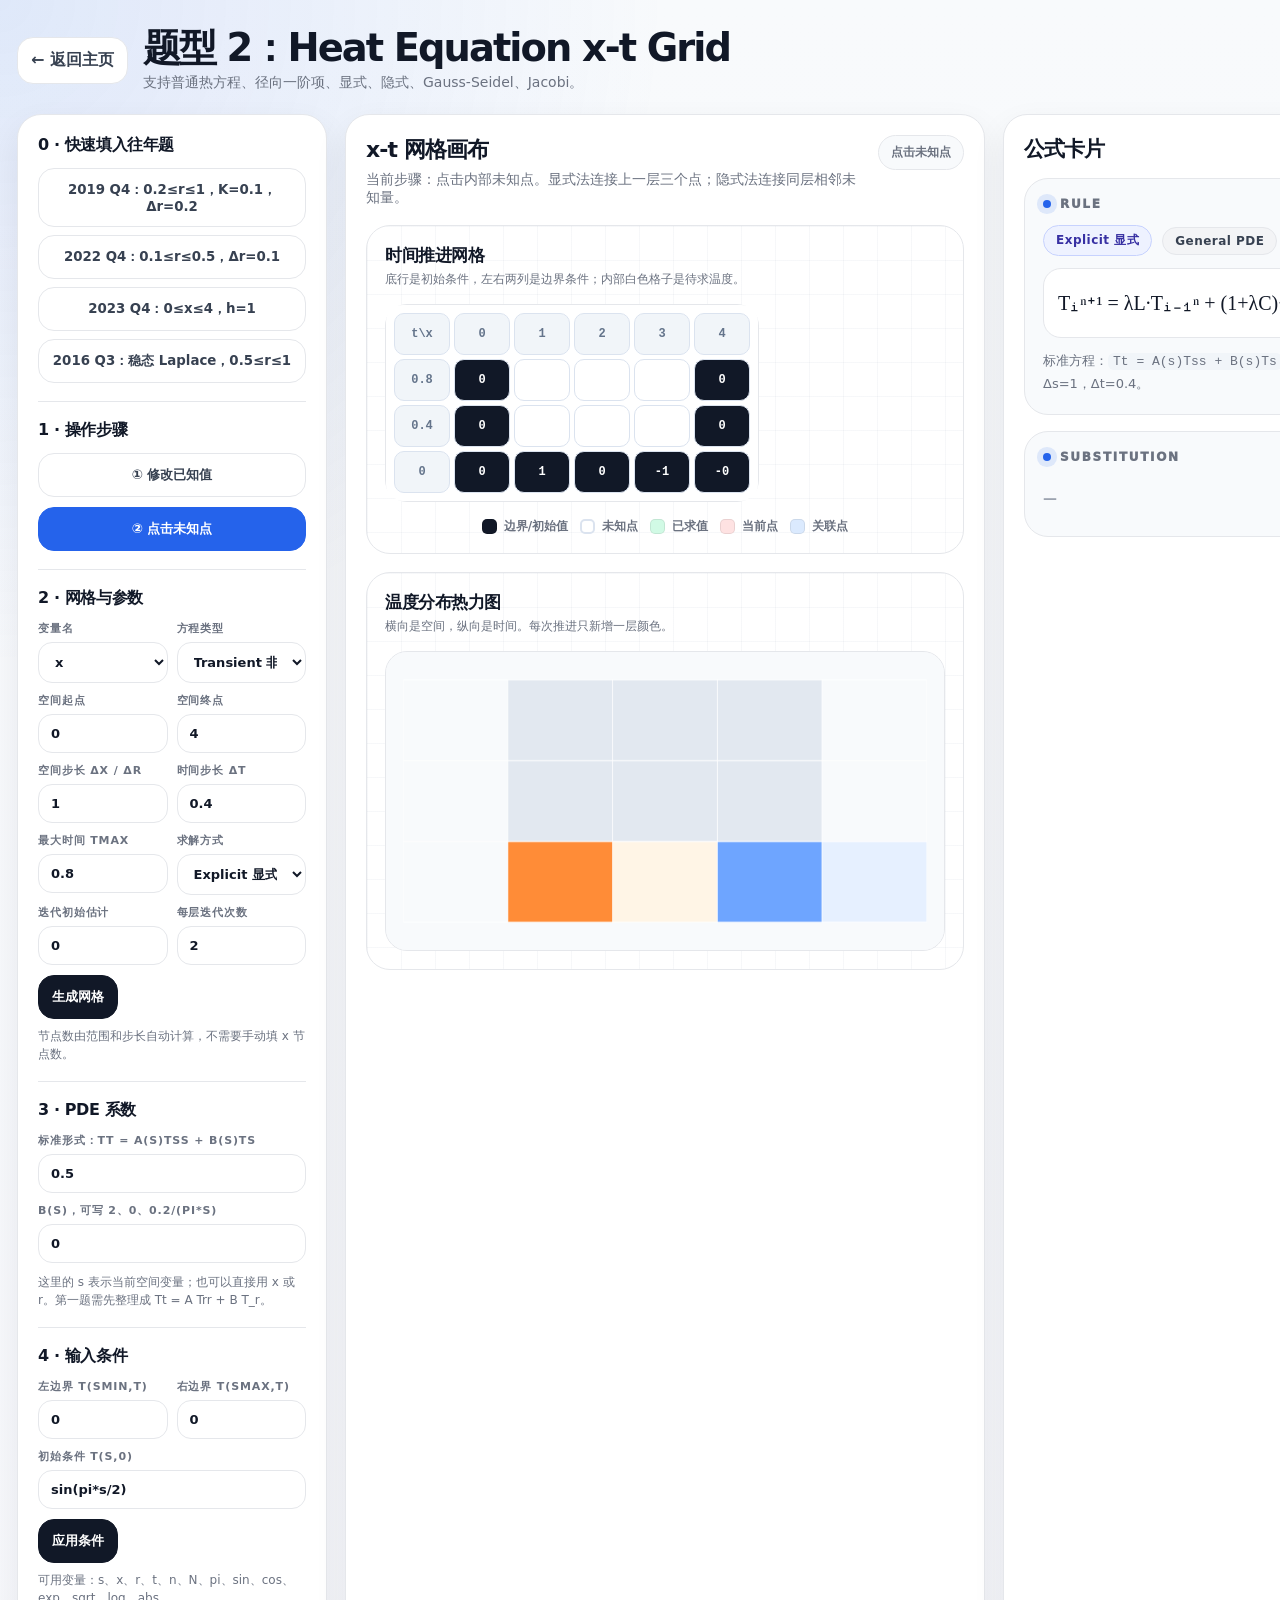
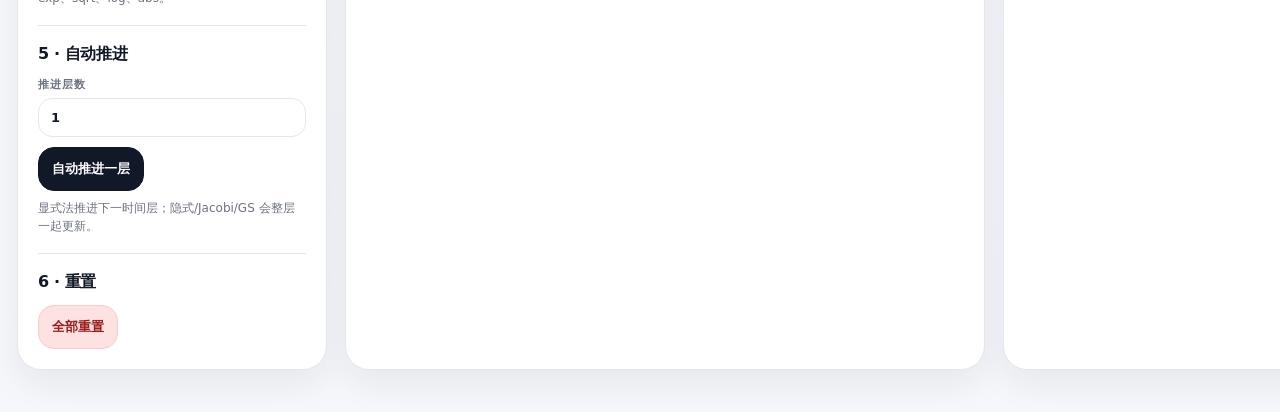
<file: type2.html>
<!DOCTYPE html>
<html lang="zh-CN">
<head>
  <meta charset="UTF-8" />
  <meta name="viewport" content="width=device-width,initial-scale=1.0" />
  <title>题型2 热传导有限差分</title>
  <link rel="stylesheet" href="css/style.css" />

  <style>
    .xt-wrap{position:relative;display:inline-block;max-width:100%;overflow:hidden;border-radius:22px}
    #linkLayer{position:absolute;inset:0;width:100%;height:100%;z-index:1;pointer-events:none;overflow:hidden}
    #heatGrid{position:relative;z-index:2}
    .heat-cell.dep{box-shadow:0 0 0 3px rgba(37,99,235,.22) inset}
    .heat-cell.layer-active{box-shadow:0 0 0 3px rgba(245,158,11,.22) inset}
    .equation{overflow-x:auto}
    .math-line{font-size:20px;line-height:1.6;white-space:nowrap}
    .eq-row{grid-template-columns:90px 22px 1fr}
    .eq-left,.eq-sign,.eq-right{font-size:19px}
    .eq-right{white-space:normal;word-break:break-word}
    .method-note{margin-top:8px;color:#6b7280;font-size:12px;line-height:1.5}
    .preset-row{display:grid;grid-template-columns:1fr;gap:8px}
    .preset-btn{width:100%;justify-content:flex-start}
    .formula-note code{background:#f1f5f9;border-radius:6px;padding:1px 5px}
  </style>
</head>

<body>
  <div class="app">
    <header class="topbar">
      <a class="btn" href="index.html" style="text-decoration:none">← 返回主页</a>
      <div>
        <h1>题型 2：Heat Equation x-t Grid</h1>
        <div class="subtitle">支持普通热方程、径向一阶项、显式、隐式、Gauss-Seidel、Jacobi。</div>
      </div>
    </header>

    <section>
      <div class="layout">
        <aside class="card panel">
          <div class="control-group">
            <h3>0 · 快速填入往年题</h3>
            <div class="preset-row">
              <button class="btn preset-btn" data-preset="cylinder2019">2019 Q4：0.2≤r≤1，K=0.1，Δr=0.2</button>
              <button class="btn preset-btn" data-preset="disk2022">2022 Q4：0.1≤r≤0.5，Δr=0.1</button>
              <button class="btn preset-btn" data-preset="heat2023">2023 Q4：0≤x≤4，h=1</button>
              <button class="btn preset-btn" data-preset="steady2016">2016 Q3：稳态 Laplace，0.5≤r≤1</button>
            </div>
          </div>

          <div class="control-group">
            <h3>1 · 操作步骤</h3>
            <div class="segmented">
              <button class="btn mode-btn" data-mode="set">① 修改已知值</button>
              <button class="btn mode-btn active" data-mode="solve">② 点击未知点</button>
            </div>
          </div>

          <div class="control-group">
            <h3>2 · 网格与参数</h3>

            <div class="field-row">
              <div>
                <label>变量名</label>
                <select id="varName">
                  <option value="x">x</option>
                  <option value="r">r</option>
                </select>
              </div>
              <div>
                <label>方程类型</label>
                <select id="problemType">
                  <option value="transient">Transient 非稳态</option>
                  <option value="steady">Steady 稳态</option>
                </select>
              </div>
            </div>

            <div class="field-row">
              <div>
                <label>空间起点</label>
                <input id="xMin" type="number" step="0.1" value="0" />
              </div>
              <div>
                <label>空间终点</label>
                <input id="xMax" type="number" step="0.1" value="4" />
              </div>
            </div>

            <div class="field-row">
              <div>
                <label>空间步长 Δx / Δr</label>
                <input id="dxVal" type="number" step="0.1" value="1" />
              </div>
              <div>
                <label>时间步长 Δt</label>
                <input id="dtVal" type="number" step="0.1" value="0.4" />
              </div>
            </div>

            <div class="field-row">
              <div>
                <label>最大时间 tmax</label>
                <input id="tMax" type="number" step="0.1" value="0.8" />
              </div>
              <div>
                <label>求解方式</label>
                <select id="method">
                  <option value="explicit">Explicit 显式</option>
                  <option value="implicitGaussian">Implicit · Gaussian 直接求解</option>
                  <option value="implicitGS">Implicit · Gauss-Seidel 迭代</option>
                  <option value="implicitJacobi">Implicit · Jacobi 迭代</option>
                </select>
              </div>
            </div>

            <div class="field-row">
              <div>
                <label>迭代初始估计</label>
                <input id="guessVal" type="number" step="0.1" value="0" />
              </div>
              <div>
                <label>每层迭代次数</label>
                <input id="iterPerLayer" type="number" min="1" value="2" />
              </div>
            </div>

            <button class="btn dark" id="newGrid">生成网格</button>
            <div class="mini-note">节点数由范围和步长自动计算，不需要手动填 x 节点数。</div>
          </div>

          <div class="control-group">
            <h3>3 · PDE 系数</h3>
            <div class="field-row one">
              <div>
                <label>标准形式：Tt = A(s)Tss + B(s)Ts</label>
                <input id="aExpr" value="0.5" />
              </div>
            </div>
            <div class="field-row one">
              <div>
                <label>B(s)，可写 2、0、0.2/(pi*s)</label>
                <input id="bExpr" value="0" />
              </div>
            </div>
            <div class="mini-note">这里的 s 表示当前空间变量；也可以直接用 x 或 r。第一题需先整理成 Tt = A Trr + B T_r。</div>
          </div>

          <div class="control-group">
            <h3>4 · 输入条件</h3>

            <div class="field-row">
              <div>
                <label>左边界 T(smin,t)</label>
                <input id="leftB" value="0" />
              </div>

              <div>
                <label>右边界 T(smax,t)</label>
                <input id="rightB" value="0" />
              </div>
            </div>

            <div class="field-row one">
              <div>
                <label>初始条件 T(s,0)</label>
                <input id="initExpr" value="sin(pi*x/2)" />
              </div>
            </div>

            <button class="btn dark" id="applyConditions">应用条件</button>
            <div class="mini-note">可用变量：s、x、r、t、n、N、pi、sin、cos、exp、sqrt、log、abs。</div>
          </div>

          <div class="control-group">
            <h3>5 · 自动推进</h3>
            <div class="field-row one">
              <div>
                <label>推进层数</label>
                <input id="iterations" type="number" min="1" value="1" />
              </div>
            </div>
            <button class="btn dark" id="autoSolve">自动推进一层</button>
            <div class="method-note">显式法推进下一时间层；隐式/Jacobi/GS 会整层一起更新。</div>
          </div>

          <div class="control-group">
            <h3>6 · 重置</h3>
            <button class="btn warn" id="resetAll">全部重置</button>
          </div>
        </aside>

        <main class="card main-canvas">
          <div class="canvas-header">
            <div>
              <h3 id="gridTitle">x-t 网格画布</h3>
              <div class="subtitle" id="canvasTip">当前步骤：修改已知值。点击边界或初始层，可以手动输入数值。</div>
            </div>
            <div class="hint" id="modeHint">修改已知值</div>
          </div>

          <div class="visual-stack">
            <div class="sub-card">
              <div class="sub-card-title">
                <div>
                  <h4>时间推进网格</h4>
                  <p id="gridDesc">底行是初始条件，左右两列是边界条件；内部白色格子是待求温度。</p>
                </div>
              </div>

              <div class="xt-wrap" id="xtWrap">
                <svg id="linkLayer"></svg>
                <div id="heatGrid" class="heat-grid"></div>
              </div>

              <div class="legend">
                <div class="legend-item"><span class="swatch" style="background:#111827"></span> 边界/初始值</div>
                <div class="legend-item"><span class="swatch" style="background:#fff;border:2px solid #dbe3ef"></span> 未知点</div>
                <div class="legend-item"><span class="swatch" style="background:#d1fae5"></span> 已求值</div>
                <div class="legend-item"><span class="swatch" style="background:#fee2e2"></span> 当前点</div>
                <div class="legend-item"><span class="swatch" style="background:#dbeafe"></span> 关联点</div>
              </div>
            </div>

            <div class="sub-card">
              <div class="sub-card-title">
                <div>
                  <h4>温度分布热力图</h4>
                  <p>横向是空间，纵向是时间。每次推进只新增一层颜色。</p>
                </div>
              </div>

              <div class="heat-map">
                <canvas id="heatCanvas" width="900" height="300"></canvas>
              </div>
            </div>
          </div>
        </main>

        <aside class="card formula-card">
          <h3>公式卡片</h3>

          <div class="pretty-box">
            <div class="pretty-label">Rule</div>
            <div id="ruleBox"></div>
          </div>

          <div class="pretty-box">
            <div class="pretty-label">Substitution</div>
            <div id="subBox"></div>
          </div>
        </aside>
      </div>
    </section>
  </div>

  <script>
    const $ = s => document.querySelector(s);
    const $$ = s => Array.from(document.querySelectorAll(s));

    const state = {
      N: 5,
      T: 3,
      xs: [],
      ts: [],
      mode: "solve",
      values: new Map(),
      known: new Set(),
      solved: new Set(),
      selected: null,
      deps: [],
      last: null
    };

    const canvas = $("#heatCanvas");
    const ctx = canvas.getContext("2d");

    const key = (i, n) => `${i},${n}`;
    const clamp = (v, a, b) => Math.max(a, Math.min(b, v));

    function fmt(n, d = 4) {
      if (n == null || Number.isNaN(n) || !Number.isFinite(n)) return "?";
      return Number(n).toFixed(d).replace(/\.?0+$/, "");
    }

    function compileExpr(expr, names) {
      const safe = String(expr || "0")
        .replace(/\bpi\b/gi, "Math.PI")
        .replace(/\be\b/g, "Math.E")
        .replace(/\bsin\b/g, "Math.sin")
        .replace(/\bcos\b/g, "Math.cos")
        .replace(/\btan\b/g, "Math.tan")
        .replace(/\bexp\b/g, "Math.exp")
        .replace(/\blog\b/g, "Math.log")
        .replace(/\bsqrt\b/g, "Math.sqrt")
        .replace(/\babs\b/g, "Math.abs")
        .replace(/\^/g, "**");

      try {
        return new Function(...names, `"use strict"; return (${safe});`);
      } catch {
        return () => 0;
      }
    }

    function exprVars(i = 0, n = 0) {
      const s = state.xs[i] ?? 0;
      const t = state.ts[n] ?? 0;
      return { s, x: s, r: s, t, n, N: state.N, pi: Math.PI };
    }

    function evalExpr(expr, vars) {
      try {
        const fn = compileExpr(expr, Object.keys(vars));
        const v = fn(...Object.values(vars));
        return Number.isFinite(v) ? Number(v) : 0;
      } catch {
        return 0;
      }
    }

    function value(i, n) {
      const k = key(i, n);
      return state.values.has(k) ? state.values.get(k) : 0;
    }

    function dx() { return +$("#dxVal").value || 1; }
    function dt() { return +$("#dtVal").value || 1; }
    function isSteady() { return $("#problemType").value === "steady"; }

    function coeffA(i) {
      return evalExpr($("#aExpr").value, exprVars(i, 0));
    }

    function coeffB(i) {
      return evalExpr($("#bExpr").value, exprVars(i, 0));
    }

    function lambdas(i) {
      const h = dx();
      const k = dt();
      const A = coeffA(i);
      const B = coeffB(i);
      return {
        A, B,
        L: k * (A / (h * h) - B / (2 * h)),
        C: -2 * k * A / (h * h),
        R: k * (A / (h * h) + B / (2 * h))
      };
    }

    function isBoundaryOrInitial(i, n) {
      if (isSteady()) return i === 0 || i === state.N - 1;
      return i === 0 || i === state.N - 1 || n === 0;
    }

    function setMode(m) {
      state.mode = m;
      $$(".mode-btn").forEach(b => b.classList.toggle("active", b.dataset.mode === m));

      if (m === "set") {
        $("#modeHint").textContent = "修改已知值";
        $("#canvasTip").textContent = "当前步骤：修改已知值。点击边界或初始层，可以手动输入数值。";
      } else {
        $("#modeHint").textContent = isSteady() ? "点击未知点" : "点击未知点";
        $("#canvasTip").textContent = isSteady()
          ? "当前步骤：点击内部未知点。稳态问题会解空间线性方程组。"
          : "当前步骤：点击内部未知点。显式法连接上一层三个点；隐式法连接同层相邻未知量。";
      }
      render();
    }

    function buildAxes() {
      const xmin = +$("#xMin").value || 0;
      const xmax = +$("#xMax").value || 1;
      const h = Math.abs(dx()) || 1;
      const k = Math.abs(dt()) || 1;
      const tmax = +$("#tMax").value || 0;

      const intervals = Math.round((xmax - xmin) / h);
      state.N = clamp(intervals + 1, 2, 20);
      state.xs = Array.from({ length: state.N }, (_, i) => xmin + i * h);

      if (isSteady()) {
        state.T = 1;
        state.ts = [0];
      } else {
        const layers = Math.round(tmax / k) + 1;
        state.T = clamp(layers, 2, 12);
        state.ts = Array.from({ length: state.T }, (_, n) => n * k);
      }
    }

    function newGrid() {
      buildAxes();
      state.values.clear();
      state.known.clear();
      state.solved.clear();
      state.selected = null;
      state.deps = [];
      state.last = null;
      applyConditions(false);
      setMode("solve");
      render();
    }

    function applyConditions(doRender = true) {
      buildAxes();

      const N = state.N;
      const T = state.T;
      const left = $("#leftB").value;
      const right = $("#rightB").value;
      const init = $("#initExpr").value;

      state.values.clear();
      state.known.clear();
      state.solved.clear();
      state.selected = null;
      state.deps = [];
      state.last = null;

      for (let n = 0; n < T; n++) {
        const lv = evalExpr(left, exprVars(0, n));
        const rv = evalExpr(right, exprVars(N - 1, n));

        state.values.set(key(0, n), lv);
        state.known.add(key(0, n));
        state.solved.add(key(0, n));

        state.values.set(key(N - 1, n), rv);
        state.known.add(key(N - 1, n));
        state.solved.add(key(N - 1, n));
      }

      if (!isSteady()) {
        for (let i = 0; i < N; i++) {
          const v = evalExpr(init, exprVars(i, 0));
          state.values.set(key(i, 0), v);
          state.known.add(key(i, 0));
          state.solved.add(key(i, 0));
        }
      }

      if (doRender) render();
    }

    function clickCell(i, n) {
      const k = key(i, n);

      if (state.mode === "set") {
        if (isBoundaryOrInitial(i, n)) {
          const old = state.values.has(k) ? state.values.get(k) : "";
          const input = prompt(`请输入 T(${fmt(state.xs[i], 3)}, ${fmt(state.ts[n] ?? 0, 3)}) 的值`, old);
          if (input === null) return;
          const v = evalExpr(input, exprVars(i, n));
          state.values.set(k, v);
          state.known.add(k);
          state.solved.add(k);
          state.selected = { i, n };
          state.deps = [];
          state.last = { type: "known", i, n, value: v };
          render();
        }
        return;
      }

      if (isBoundaryOrInitial(i, n)) return;

      if (isSteady()) {
        solveSteady(mark = true, selectedI = i);
      } else {
        solveByMethod(i, n, true);
      }
      render();
    }

    function solveByMethod(i, n, mark = false) {
      const method = $("#method").value;
      if (method === "explicit") return solveExplicitCell(i, n, mark);
      return solveImplicitLayer(n, i, mark, method);
    }

    function solveExplicitCell(i, n, mark = false) {
      if (n <= 0) return 0;
      const lam = lambdas(i);
      const L = value(i - 1, n - 1);
      const C0 = value(i, n - 1);
      const R = value(i + 1, n - 1);

      const val = lam.L * L + (1 + lam.C) * C0 + lam.R * R;

      state.values.set(key(i, n), val);
      state.solved.add(key(i, n));

      if (mark) {
        state.selected = { i, n };
        state.deps = [{ i: i - 1, n: n - 1 }, { i, n: n - 1 }, { i: i + 1, n: n - 1 }];
        state.last = { type: "explicit", i, n, lam, L, C: C0, R, value: val };
      }
      return val;
    }

    function buildImplicitSystem(n) {
      const N = state.N;
      const M = N - 2;
      const lower = Array(M).fill(0);
      const diag = Array(M).fill(0);
      const upper = Array(M).fill(0);
      const rhs = Array(M).fill(0);

      for (let j = 0; j < M; j++) {
        const i = j + 1;
        const lam = lambdas(i);

        lower[j] = -lam.L;
        diag[j] = 1 - lam.C;
        upper[j] = -lam.R;
        rhs[j] = value(i, n - 1);
      }

      rhs[0] -= lower[0] * value(0, n);
      rhs[M - 1] -= upper[M - 1] * value(N - 1, n);

      return { lower, diag, upper, rhs, M };
    }

    function buildSteadySystem() {
      const N = state.N;
      const h = dx();
      const M = N - 2;
      const lower = Array(M).fill(0);
      const diag = Array(M).fill(0);
      const upper = Array(M).fill(0);
      const rhs = Array(M).fill(0);

      for (let j = 0; j < M; j++) {
        const i = j + 1;
        const A = coeffA(i);
        const B = coeffB(i);
        lower[j] = A / (h * h) - B / (2 * h);
        diag[j] = -2 * A / (h * h);
        upper[j] = A / (h * h) + B / (2 * h);
        rhs[j] = 0;
      }

      rhs[0] -= lower[0] * value(0, 0);
      rhs[M - 1] -= upper[M - 1] * value(N - 1, 0);

      return { lower, diag, upper, rhs, M };
    }

    function solveTridiagonalThomas(a, b, c, d) {
      const n = d.length;
      const cp = Array(n).fill(0);
      const dp = Array(n).fill(0);
      const x = Array(n).fill(0);

      cp[0] = c[0] / b[0];
      dp[0] = d[0] / b[0];

      for (let i = 1; i < n; i++) {
        const den = b[i] - a[i] * cp[i - 1];
        cp[i] = i === n - 1 ? 0 : c[i] / den;
        dp[i] = (d[i] - a[i] * dp[i - 1]) / den;
      }

      x[n - 1] = dp[n - 1];
      for (let i = n - 2; i >= 0; i--) x[i] = dp[i] - cp[i] * x[i + 1];
      return x;
    }

    function iterateLinearSystem(system, method, iterations) {
      const { lower, diag, upper, rhs, M } = system;
      let x = Array(M).fill(+$("#guessVal").value || 0);
      for (let j = 0; j < M; j++) {
        const oldVal = value(j + 1, isSteady() ? 0 : currentLayerForIter);
        if (Number.isFinite(oldVal) && state.solved.has(key(j + 1, isSteady() ? 0 : currentLayerForIter))) x[j] = oldVal;
      }

      if (method === "implicitJacobi") {
        let old = x.slice();
        let next = x.slice();
        for (let it = 0; it < iterations; it++) {
          for (let j = 0; j < M; j++) {
            const left = j === 0 ? 0 : old[j - 1];
            const right = j === M - 1 ? 0 : old[j + 1];
            next[j] = (rhs[j] - lower[j] * left - upper[j] * right) / diag[j];
          }
          old = next.slice();
        }
        return old;
      }

      for (let it = 0; it < iterations; it++) {
        for (let j = 0; j < M; j++) {
          const left = j === 0 ? 0 : x[j - 1];
          const right = j === M - 1 ? 0 : x[j + 1];
          x[j] = (rhs[j] - lower[j] * left - upper[j] * right) / diag[j];
        }
      }
      return x;
    }

    let currentLayerForIter = 0;

    function solveImplicitLayer(n, selectedI, mark = false, method = "implicitGaussian") {
      if (n <= 0 || n >= state.T) return 0;

      const system = buildImplicitSystem(n);
      currentLayerForIter = n;
      const iter = Math.max(1, +$("#iterPerLayer").value || 2);

      let result;
      let methodName;

      if (method === "implicitGS") {
        result = iterateLinearSystem(system, method, iter);
        methodName = `Implicit · Gauss-Seidel · ${iter} iterations`;
      } else if (method === "implicitJacobi") {
        result = iterateLinearSystem(system, method, iter);
        methodName = `Implicit · Jacobi · ${iter} iterations`;
      } else {
        result = solveTridiagonalThomas(system.lower, system.diag, system.upper, system.rhs);
        methodName = "Implicit · Gaussian / Thomas";
      }

      for (let j = 0; j < result.length; j++) {
        const i = j + 1;
        state.values.set(key(i, n), result[j]);
        state.solved.add(key(i, n));
      }

      const valueNow = value(selectedI, n);

      if (mark) {
        state.selected = { i: selectedI, n };
        const deps = [{ i: selectedI, n: n - 1 }];
        if (selectedI - 1 >= 0) deps.push({ i: selectedI - 1, n });
        if (selectedI + 1 <= state.N - 1) deps.push({ i: selectedI + 1, n });
        state.deps = deps;
        state.last = {
          type: "implicit",
          i: selectedI,
          n,
          centerOld: value(selectedI, n - 1),
          leftNew: value(selectedI - 1, n),
          rightNew: value(selectedI + 1, n),
          value: valueNow,
          methodName
        };
      }
      return valueNow;
    }

    function solveSteady(mark = true, selectedI = 1) {
      const system = buildSteadySystem();
      currentLayerForIter = 0;
      const method = $("#method").value;
      const iter = Math.max(1, +$("#iterPerLayer").value || 3);

      let result;
      let methodName;

      if (method === "implicitGS") {
        result = iterateLinearSystem(system, "implicitGS", iter);
        methodName = `Steady · Gauss-Seidel · ${iter} iterations`;
      } else if (method === "implicitJacobi") {
        result = iterateLinearSystem(system, "implicitJacobi", iter);
        methodName = `Steady · Jacobi · ${iter} iterations`;
      } else {
        result = solveTridiagonalThomas(system.lower, system.diag, system.upper, system.rhs);
        methodName = "Steady · Gaussian / Thomas";
      }

      for (let j = 0; j < result.length; j++) {
        const i = j + 1;
        state.values.set(key(i, 0), result[j]);
        state.solved.add(key(i, 0));
      }

      if (mark) {
        state.selected = { i: selectedI, n: 0 };
        state.deps = [];
        if (selectedI - 1 >= 0) state.deps.push({ i: selectedI - 1, n: 0 });
        if (selectedI + 1 <= state.N - 1) state.deps.push({ i: selectedI + 1, n: 0 });
        state.last = {
          type: "steady",
          i: selectedI,
          n: 0,
          leftNew: value(selectedI - 1, 0),
          rightNew: value(selectedI + 1, 0),
          value: value(selectedI, 0),
          methodName
        };
      }
    }

    function nextUnsolvedLayer() {
      if (isSteady()) return state.solved.size < state.N ? 0 : null;
      for (let n = 1; n < state.T; n++) {
        for (let i = 1; i < state.N - 1; i++) {
          if (!state.solved.has(key(i, n))) return n;
        }
      }
      return null;
    }

    function solveWholeLayer(n, mark = true) {
      if (n == null) return;
      if (isSteady()) {
        solveSteady(mark, 1);
        return;
      }

      const method = $("#method").value;

      if (method === "explicit") {
        for (let i = 1; i < state.N - 1; i++) solveExplicitCell(i, n, false);

        if (mark) {
          const i = 1;
          const lam = lambdas(i);
          state.selected = { i, n };
          state.deps = [{ i: i - 1, n: n - 1 }, { i, n: n - 1 }, { i: i + 1, n: n - 1 }];
          state.last = { type: "explicit", i, n, lam, L: value(i - 1, n - 1), C: value(i, n - 1), R: value(i + 1, n - 1), value: value(i, n) };
        }
      } else {
        solveImplicitLayer(n, 1, mark, method);
      }
    }

    function autoSolve() {
      const layers = Math.max(1, +$("#iterations").value || 1);
      for (let k = 0; k < layers; k++) {
        const n = nextUnsolvedLayer();
        if (n == null) break;
        solveWholeLayer(n, true);
      }
      render();
    }

    function renderGrid() {
      const grid = $("#heatGrid");
      grid.innerHTML = "";
      grid.style.gridTemplateColumns = `repeat(${state.N + 1},56px)`;

      function add(text, cls, i, n, fn) {
        const d = document.createElement("div");
        d.className = "heat-cell " + cls;
        d.textContent = text;
        if (i != null && n != null) {
          d.dataset.i = i;
          d.dataset.n = n;
        }
        if (fn) d.addEventListener("click", fn);
        grid.appendChild(d);
      }

      const vname = $("#varName").value;
      add(isSteady() ? vname : `t\\${vname}`, "header");

      for (let i = 0; i < state.N; i++) add(fmt(state.xs[i], 2), "header");

      for (let n = state.T - 1; n >= 0; n--) {
        add(isSteady() ? "T" : fmt(state.ts[n], 2), "header");

        for (let i = 0; i < state.N; i++) {
          const k = key(i, n);
          let cls = "unknown";
          let txt = "";

          if (isBoundaryOrInitial(i, n)) cls = "bound";
          else if (state.solved.has(k)) cls = "known";

          if (state.selected && state.selected.i === i && state.selected.n === n) cls += " selected";
          if (state.deps.some(p => p.i === i && p.n === n)) cls += " dep";
          if (state.values.has(k)) txt = fmt(state.values.get(k), 1);

          add(txt, cls, i, n, () => clickCell(i, n));
        }
      }

      requestAnimationFrame(drawLinks);
    }

    function drawLinks() {
      const svg = $("#linkLayer");
      const wrap = $("#xtWrap");
      const selected = state.selected;
      svg.innerHTML = "";

      if (!selected || !state.deps.length) return;

      const wrapBox = wrap.getBoundingClientRect();
      svg.setAttribute("viewBox", `0 0 ${wrapBox.width} ${wrapBox.height}`);
      svg.setAttribute("width", wrapBox.width);
      svg.setAttribute("height", wrapBox.height);

      function centerOf(i, n) {
        const el = document.querySelector(`[data-i="${i}"][data-n="${n}"]`);
        if (!el) return null;
        const box = el.getBoundingClientRect();
        return { x: box.left - wrapBox.left + box.width / 2, y: box.top - wrapBox.top + box.height / 2 };
      }

      const s = centerOf(selected.i, selected.n);
      if (!s) return;

      for (const p of state.deps) {
        const q = centerOf(p.i, p.n);
        if (!q) continue;
        const line = document.createElementNS("http://www.w3.org/2000/svg", "line");
        line.setAttribute("x1", s.x);
        line.setAttribute("y1", s.y);
        line.setAttribute("x2", q.x);
        line.setAttribute("y2", q.y);
        line.setAttribute("stroke", "#2563eb");
        line.setAttribute("stroke-width", "3");
        line.setAttribute("stroke-linecap", "round");
        line.setAttribute("stroke-dasharray", "7 7");
        line.setAttribute("opacity", "0.75");
        svg.appendChild(line);
      }
    }

    function colorForValue(v, min, max) {
      if (!Number.isFinite(v)) return [226, 232, 240];
      if (Math.abs(max - min) < 1e-12) return [248, 250, 252];
      const mid = (max + min) / 2;
      const scale = Math.max(Math.abs(max - mid), Math.abs(min - mid)) || 1;
      const z = clamp((v - mid) / scale, -1, 1);
      if (z > 0) return [255, Math.round(245 - 105 * z), Math.round(230 - 175 * z)];
      if (z < 0) return [Math.round(230 + 120 * z), Math.round(240 + 75 * z), 255];
      return [248, 250, 252];
    }

    function renderHeat() {
      const W = canvas.width;
      const H = canvas.height;
      ctx.clearRect(0, 0, W, H);
      ctx.fillStyle = "#f8fafc";
      ctx.fillRect(0, 0, W, H);

      const vals = Array.from(state.values.values()).filter(Number.isFinite);
      const min = vals.length ? Math.min(...vals) : 0;
      const max = vals.length ? Math.max(...vals) : 1;

      const pad = 28;
      const cw = (W - 2 * pad) / state.N;
      const ch = (H - 2 * pad) / state.T;

      for (let n = 0; n < state.T; n++) {
        for (let i = 0; i < state.N; i++) {
          const k = key(i, n);
          const v = state.values.get(k);
          let col = [226, 232, 240];
          if (state.values.has(k)) col = colorForValue(v, min, max);
          ctx.fillStyle = `rgb(${col[0]},${col[1]},${col[2]})`;
          ctx.fillRect(pad + i * cw, H - pad - (n + 1) * ch, cw, ch);
          ctx.strokeStyle = "rgba(255,255,255,.85)";
          ctx.strokeRect(pad + i * cw, H - pad - (n + 1) * ch, cw, ch);
        }
      }
    }

    function renderRule() {
      const method = $("#method").value;
      const h = fmt(dx(), 3);
      const k = fmt(dt(), 3);
      const A = $("#aExpr").value;
      const B = $("#bExpr").value;

      let label = "Explicit 显式";
      let formula = `Tᵢⁿ⁺¹ = λL·Tᵢ₋₁ⁿ + (1+λC)·Tᵢⁿ + λR·Tᵢ₊₁ⁿ`;
      let note = `标准方程：<code>Tt = A(s)Tss + B(s)Ts</code>；A=${A}，B=${B}，Δs=${h}，Δt=${k}。`;

      if (isSteady()) {
        label = "Steady 稳态";
        formula = `(A/h²-B/2h)Tᵢ₋₁ + (-2A/h²)Tᵢ + (A/h²+B/2h)Tᵢ₊₁ = 0`;
        note = `稳态方程没有时间层，只解空间方向线性方程组。`;
      } else if (method === "implicitGaussian") {
        label = "Implicit · Gaussian";
        formula = `-λL·Tᵢ₋₁ⁿ⁺¹ + (1-λC)Tᵢⁿ⁺¹ - λR·Tᵢ₊₁ⁿ⁺¹ = Tᵢⁿ`;
        note = `隐式法会把同一新时间层的未知点联立成三对角方程组。`;
      } else if (method === "implicitGS") {
        label = "Implicit · Gauss-Seidel";
        formula = `Tᵢⁿ⁺¹ = [Tᵢⁿ + λL·Tᵢ₋₁ⁿ⁺¹ + λR·Tᵢ₊₁ⁿ⁺¹] / (1-λC)`;
        note = `本页按题目常见要求，只做“每层迭代次数”中设置的次数。`;
      } else if (method === "implicitJacobi") {
        label = "Implicit · Jacobi";
        formula = `Tᵢⁿ⁺¹,new = [Tᵢⁿ + λL·Tᵢ₋₁ⁿ⁺¹,old + λR·Tᵢ₊₁ⁿ⁺¹,old] / (1-λC)`;
        note = `Jacobi 每一轮都用上一轮旧值计算整层新值。`;
      }

      $("#ruleBox").innerHTML = `
        <div class="eq-wrap">
          <div class="eq-head">
            <span class="eq-chip">${label}</span>
            <span class="eq-chip gray">General PDE</span>
          </div>
          <div class="equation"><div class="math-line">${formula}</div></div>
          <div class="formula-note">${note}</div>
        </div>
      `;
    }

    function renderSub() {
      if (!state.last) {
        $("#subBox").innerHTML = '<div class="empty-sub">—</div>';
        return;
      }

      const c = state.last;
      const varName = $("#varName").value;

      if (c.type === "known") {
        $("#subBox").innerHTML = `
          <div class="eq-wrap">
            <div class="eq-head"><span class="eq-chip gray">已知条件</span></div>
            <div class="equation">
              <div class="equation-steps">
                <div class="eq-row">
                  <div class="eq-left">T(${fmt(state.xs[c.i],3)}, ${fmt(state.ts[c.n] ?? 0,3)})</div>
                  <div class="eq-sign">=</div>
                  <div class="eq-right">${fmt(c.value, 6)}</div>
                </div>
              </div>
            </div>
          </div>
        `;
        return;
      }

      if (c.type === "explicit") {
        const a = c.lam.L * c.L;
        const b = (1 + c.lam.C) * c.C;
        const d = c.lam.R * c.R;

        $("#subBox").innerHTML = `
          <div class="eq-wrap">
            <div class="eq-head">
              <span class="eq-chip">Explicit 代入</span>
              <span class="eq-chip gray">${varName}=${fmt(state.xs[c.i],3)}, t=${fmt(state.ts[c.n],3)}</span>
            </div>

            <div class="equation">
              <div class="equation-steps">
                <div class="eq-row">
                  <div class="eq-left">T</div>
                  <div class="eq-sign">=</div>
                  <div class="eq-right">${fmt(c.lam.L,4)}(${fmt(c.L,4)}) + ${fmt(1+c.lam.C,4)}(${fmt(c.C,4)}) + ${fmt(c.lam.R,4)}(${fmt(c.R,4)})</div>
                </div>
                <div class="eq-row"><div class="eq-left"></div><div class="eq-sign">=</div><div class="eq-right">${fmt(a,5)} + ${fmt(b,5)} + ${fmt(d,5)}</div></div>
                <div class="eq-row"><div class="eq-left"></div><div class="eq-sign">=</div><div class="eq-right">${fmt(c.value,6)}</div></div>
              </div>
            </div>

            <table class="math-table">
              <tr><td>λL</td><td>${fmt(c.lam.L,6)}</td></tr>
              <tr><td>1+λC</td><td>${fmt(1+c.lam.C,6)}</td></tr>
              <tr><td>λR</td><td>${fmt(c.lam.R,6)}</td></tr>
              <tr><td>结果</td><td>${fmt(c.value,6)}</td></tr>
            </table>
          </div>
        `;
        return;
      }

      if (c.type === "implicit" || c.type === "steady") {
        $("#subBox").innerHTML = `
          <div class="eq-wrap">
            <div class="eq-head">
              <span class="eq-chip">${c.methodName}</span>
              <span class="eq-chip gray">${varName}=${fmt(state.xs[c.i],3)}</span>
            </div>

            <div class="equation">
              <div class="equation-steps">
                <div class="eq-row">
                  <div class="eq-left">T</div>
                  <div class="eq-sign">=</div>
                  <div class="eq-right">${fmt(c.value, 6)}</div>
                </div>
              </div>
            </div>

            <table class="math-table">
              ${c.centerOld == null ? "" : `<tr><td>上一层中心</td><td>${fmt(c.centerOld,6)}</td></tr>`}
              <tr><td>同层左点</td><td>${fmt(c.leftNew,6)}</td></tr>
              <tr><td>同层右点</td><td>${fmt(c.rightNew,6)}</td></tr>
              <tr><td>结果</td><td>${fmt(c.value,6)}</td></tr>
            </table>
          </div>
        `;
      }
    }

    function renderTitles() {
      const v = $("#varName").value;
      $("#gridTitle").textContent = isSteady() ? `${v} 空间网格画布` : `${v}-t 网格画布`;
      $("#gridDesc").textContent = isSteady()
        ? "左右端是边界条件；内部白色格子是待求温度。"
        : "底行是初始条件，左右两列是边界条件；内部白色格子是待求温度。";
    }

    function render() {
      renderTitles();
      renderGrid();
      renderHeat();
      renderRule();
      renderSub();
    }

    const presets = {
      cylinder2019: {
        varName:"r", problemType:"transient", xMin:0.2, xMax:1, dxVal:0.2, dtVal:0.4, tMax:0.8,
        aExpr:"0.1*4/(pi^2)", bExpr:"0.1*2/(pi*s)", leftB:"12+t", rightB:"20+t", initExpr:"10*(s+1)",
        method:"explicit", guessVal:16, iterPerLayer:2
      },
      disk2022: {
        varName:"r", problemType:"transient", xMin:0.1, xMax:0.5, dxVal:0.1, dtVal:0.4, tMax:0.8,
        aExpr:"0.5", bExpr:"2", leftB:"2+t", rightB:"6+t", initExpr:"10*(s+0.1)",
        method:"implicitGS", guessVal:4, iterPerLayer:2
      },
      heat2023: {
        varName:"x", problemType:"transient", xMin:0, xMax:4, dxVal:1, dtVal:0.4, tMax:0.8,
        aExpr:"0.5", bExpr:"0", leftB:"0", rightB:"0", initExpr:"sin(pi*s/2)",
        method:"explicit", guessVal:0, iterPerLayer:2
      },
      steady2016: {
        varName:"r", problemType:"steady", xMin:0.5, xMax:1, dxVal:0.1, dtVal:0.1, tMax:0,
        aExpr:"1", bExpr:"1/s", leftB:"100", rightB:"200", initExpr:"0",
        method:"implicitJacobi", guessVal:150, iterPerLayer:3
      }
    };

    function applyPreset(name) {
      const p = presets[name];
      if (!p) return;
      for (const [id, val] of Object.entries(p)) {
        const el = $("#" + id);
        if (el) el.value = val;
      }
      newGrid();
    }

    $$(".preset-btn").forEach(b => b.addEventListener("click", () => applyPreset(b.dataset.preset)));
    $$(".mode-btn").forEach(b => b.addEventListener("click", () => setMode(b.dataset.mode)));
    $("#newGrid").addEventListener("click", newGrid);
    $("#applyConditions").addEventListener("click", () => applyConditions(true));
    $("#autoSolve").addEventListener("click", autoSolve);
    $("#resetAll").addEventListener("click", newGrid);
    ["aExpr","bExpr","method","problemType","varName","dxVal","dtVal"].forEach(id => {
      $("#" + id).addEventListener("change", () => {
        state.selected = null;
        state.deps = [];
        state.last = null;
        if (["problemType","dxVal","dtVal","varName"].includes(id)) newGrid();
        else render();
      });
    });

    window.addEventListener("resize", drawLinks);
    applyPreset("heat2023");
  </script>
</body>
</html>
</file>
<file: css/style.css>
:root{--bg:#f6f7fb;--card:#fff;--line:#e5e7eb;--text:#111827;--muted:#6b7280;--blue:#2563eb;--blue-soft:#dbeafe;--red:#ef4444;--red-soft:#fee2e2;--green:#10b981;--green-soft:#d1fae5;--shadow:0 14px 34px rgba(15,23,42,.07);--radius:24px;--sans:-apple-system,BlinkMacSystemFont,"SF Pro Display","Segoe UI",system-ui,sans-serif;--mono:ui-monospace,SFMono-Regular,Menlo,Monaco,Consolas,monospace;--math:"Times New Roman","Cambria Math",Georgia,serif}*{box-sizing:border-box}body{margin:0;min-height:100vh;font-family:var(--sans);color:var(--text);background:radial-gradient(circle at top left,rgba(37,99,235,.12),transparent 28%),linear-gradient(180deg,#f8fafc 0%,var(--bg) 100%)}button,input,select{font-family:inherit}.app{width:min(1520px,calc(100% - 34px));margin:0 auto;padding:28px 0 42px}.topbar{display:flex;align-items:center;gap:15px;margin-bottom:22px}.logo{width:48px;height:48px;border-radius:17px;background:linear-gradient(135deg,#2563eb,#7c3aed);box-shadow:0 14px 28px rgba(37,99,235,.22);flex:0 0 auto}h1{margin:0;font-size:clamp(30px,3vw,44px);line-height:1.05;letter-spacing:-.05em}.subtitle{margin-top:6px;color:var(--muted);font-size:14px}.home{display:grid;grid-template-columns:repeat(2,minmax(280px,1fr));gap:18px}.home-card{display:block;text-decoration:none;color:inherit;padding:28px;border-radius:var(--radius);background:var(--card);border:1px solid var(--line);box-shadow:var(--shadow);transition:.18s}.home-card:hover{transform:translateY(-2px);box-shadow:0 18px 44px rgba(15,23,42,.1)}.home-card h2{margin:0 0 10px;font-size:26px;letter-spacing:-.04em}.home-card p{margin:0;color:var(--muted);line-height:1.65}.home-badge{display:inline-flex;margin-bottom:18px;padding:7px 12px;border-radius:999px;background:#eff6ff;border:1px solid #bfdbfe;color:#1d4ed8;font-weight:900;font-size:12px}.layout{display:grid;grid-template-columns:310px minmax(640px,1fr) 450px;gap:18px;align-items:stretch}.card{border-radius:var(--radius);background:var(--card);border:1px solid var(--line);box-shadow:var(--shadow)}.panel,.main-canvas,.formula-card{padding:20px}.main-canvas{min-height:760px;overflow:hidden}.control-group{padding-bottom:18px;margin-bottom:18px;border-bottom:1px solid var(--line)}.control-group:last-child{padding-bottom:0;margin-bottom:0;border-bottom:0}h3{margin:0 0 12px;font-size:16px;letter-spacing:-.025em}label{display:block;font-size:11px;font-weight:900;letter-spacing:.08em;text-transform:uppercase;color:#6b7280;margin-bottom:6px}input,select{width:100%;border:1px solid var(--line);border-radius:14px;padding:11px 12px;background:#fff;color:#111827;font-size:13px;font-weight:750;outline:none}input:focus,select:focus{border-color:var(--blue);box-shadow:0 0 0 4px rgba(37,99,235,.1)}.field-row{display:grid;grid-template-columns:1fr 1fr;gap:9px;margin-bottom:10px}.field-row.one{grid-template-columns:1fr}.segmented{display:grid;gap:10px}.btn{border:1px solid var(--line);border-radius:16px;background:#fff;padding:12px 13px;color:#374151;font-weight:850;cursor:pointer;transition:.16s;text-align:center}.btn:hover{transform:translateY(-1px);box-shadow:0 10px 18px rgba(15,23,42,.06)}.btn.active{color:#fff;background:var(--blue);border-color:var(--blue)}.btn.dark{color:#fff;background:#111827;border-color:#111827}.btn.warn{color:#991b1b;background:#fee2e2;border-color:#fecaca}.mini-note{margin-top:8px;color:var(--muted);font-size:12px;line-height:1.5}.canvas-header{display:flex;justify-content:space-between;align-items:flex-start;gap:12px;margin-bottom:18px}.canvas-header h3{margin:0;font-size:22px;letter-spacing:-.04em}.hint{padding:8px 12px;border-radius:999px;border:1px solid var(--line);background:#f8fafc;color:var(--muted);font-size:12px;font-weight:850;white-space:nowrap}.visual-stack{display:grid;gap:18px}.sub-card{border-radius:24px;border:1px solid var(--line);background:linear-gradient(90deg,rgba(148,163,184,.08) 1px,transparent 1px),linear-gradient(180deg,rgba(148,163,184,.08) 1px,transparent 1px),#fff;background-size:34px 34px;padding:18px;overflow:hidden}.sub-card-title{display:flex;justify-content:space-between;align-items:flex-start;gap:12px;margin-bottom:16px}.sub-card-title h4{margin:0;font-size:17px;letter-spacing:-.025em}.sub-card-title p{margin:4px 0 0;color:var(--muted);font-size:12px}.grid-canvas-wrap{min-height:430px;border-radius:22px;border:1px solid var(--line);background:#fff;display:flex;align-items:center;justify-content:center;overflow:hidden}svg{width:100%;height:100%;min-height:430px;overflow:visible}.grid-line{stroke:#cbd5e1;stroke-width:1.3;stroke-dasharray:5 7}.axis-line{stroke:#111827;stroke-width:2}.boundary-line{stroke:#111827;stroke-width:5.5;stroke-linecap:round;stroke-linejoin:round;fill:none}.preview-line{stroke:#64748b;stroke-width:2.8;stroke-dasharray:7 7;fill:none}.dependency-line{stroke:var(--blue);stroke-width:3;stroke-linecap:round;stroke-dasharray:7 7;opacity:.85}.node{cursor:pointer}.candidate circle{fill:#fff;stroke:#94a3b8;stroke-width:1.8}.outside circle{fill:#f1f5f9;stroke:#cbd5e1;stroke-width:1.2;opacity:.65}.boundary circle{fill:#111827;stroke:#111827;stroke-width:2.2}.interior circle{fill:#fff;stroke:#111827;stroke-width:2.4}.solved circle{fill:var(--green-soft);stroke:var(--green);stroke-width:2.8}.selected circle{fill:var(--red-soft)!important;stroke:var(--red)!important;stroke-width:4!important}.neighbor circle{fill:var(--blue-soft)!important;stroke:var(--blue)!important;stroke-width:3.5!important}.vertex circle{fill:#111827;stroke:#111827;stroke-width:2.6}.node text{pointer-events:none;font-size:10px;font-weight:950;fill:#111827}.boundary-value-label rect{fill:#fff;stroke:#111827;stroke-width:1.4;rx:7;ry:7}.boundary-value-label text{font-family:var(--mono);font-size:11px;font-weight:900;fill:#111827;pointer-events:none}.heat-map{width:100%;height:300px;border-radius:22px;border:1px solid var(--line);background:#f8fafc;overflow:hidden;position:relative}.heat-map canvas{width:100%;height:100%;display:block}.legend{display:flex;justify-content:center;align-items:center;gap:12px;flex-wrap:wrap;margin-top:12px}.legend-item{display:flex;align-items:center;gap:7px;color:var(--muted);font-size:12px;font-weight:850}.swatch{width:15px;height:15px;border-radius:5px;border:1px solid rgba(0,0,0,.08)}.formula-card h3{margin:0 0 15px;font-size:21px;letter-spacing:-.04em}.pretty-box{border-radius:24px;border:1px solid var(--line);background:#f8fafc;padding:18px;margin-bottom:16px}.pretty-label{display:flex;align-items:center;gap:9px;margin-bottom:14px;color:#6b7280;font-size:12px;font-weight:950;letter-spacing:.14em;text-transform:uppercase}.pretty-label:before{content:"";width:8px;height:8px;border-radius:50%;background:var(--blue);box-shadow:0 0 0 6px rgba(37,99,235,.12)}.eq-wrap{display:grid;gap:12px}.eq-head{display:flex;align-items:center;gap:10px;flex-wrap:wrap}.eq-chip{display:inline-flex;align-items:center;justify-content:center;padding:6px 12px;border-radius:999px;background:#eef2ff;border:1px solid #c7d2fe;color:#3730a3;font-size:12px;font-weight:900;letter-spacing:.04em}.eq-chip.gray{background:#f3f4f6;border-color:#e5e7eb;color:#374151}.equation{background:#fff;border:1px solid #e5e7eb;border-radius:18px;padding:18px 14px;overflow-x:auto}.equation-steps{display:grid;gap:14px}.eq-row{display:grid;grid-template-columns:95px 24px 1fr;align-items:center;column-gap:10px}.eq-left,.eq-sign,.eq-right{font-family:var(--math);font-size:24px;line-height:1.35;color:#111827;white-space:nowrap}.eq-left{text-align:right}.eq-sign{text-align:center}.eq-right{text-align:center}.math-line{font-family:var(--math);font-size:24px;line-height:1.45;color:#111827;text-align:center;white-space:nowrap}.math-i{font-style:italic}.math-sub{font-size:.68em;vertical-align:sub;font-style:normal}.frac{display:inline-flex;flex-direction:column;align-items:center;justify-content:center;vertical-align:middle;margin:0;min-width:125px}.frac .top{display:block;padding:0 10px 4px;border-bottom:2px solid #111827;text-align:center;width:100%}.frac .bottom{display:block;padding-top:4px;text-align:center;width:100%}.formula-note{color:var(--muted);font-size:13px;line-height:1.7}.math-table{width:100%;border-collapse:collapse;margin-top:4px;font-size:14px}.math-table td{border-bottom:1px solid #e5e7eb;padding:8px 0;vertical-align:top}.math-table td:first-child{width:90px;color:#6b7280;font-weight:800}.math-table td:last-child{font-family:var(--mono);color:#111827;font-weight:700;word-break:break-word}.empty-sub{min-height:40px;display:flex;align-items:center;color:#9ca3af;font-size:14px;font-weight:700}.heat-grid{display:grid;gap:4px;overflow:auto;padding:8px;background:#fff;border:1px solid var(--line);border-radius:18px}.heat-cell{width:56px;height:42px;border:1px solid #dbe3ef;border-radius:10px;display:flex;align-items:center;justify-content:center;font-family:var(--mono);font-size:12px;font-weight:800;cursor:pointer;user-select:none}.heat-cell.bound{background:#111827;color:white}.heat-cell.known{background:#d1fae5}.heat-cell.unknown{background:#fff}.heat-cell.selected{outline:3px solid var(--red);background:#fee2e2}.heat-cell.header{background:#f1f5f9;color:#64748b;cursor:default}.heat-cell.disabled{background:#f8fafc;color:#cbd5e1;cursor:default}@media(max-width:1260px){.layout{grid-template-columns:1fr}.home{grid-template-columns:1fr}}@media(max-width:760px){.app{width:min(100% - 20px,1520px);padding-top:18px}.field-row{grid-template-columns:1fr}.panel,.main-canvas,.formula-card{padding:14px}.eq-row{grid-template-columns:76px 20px 1fr;column-gap:6px}.eq-left,.eq-sign,.eq-right,.math-line{font-size:18px}.frac{min-width:95px}}
</file>
